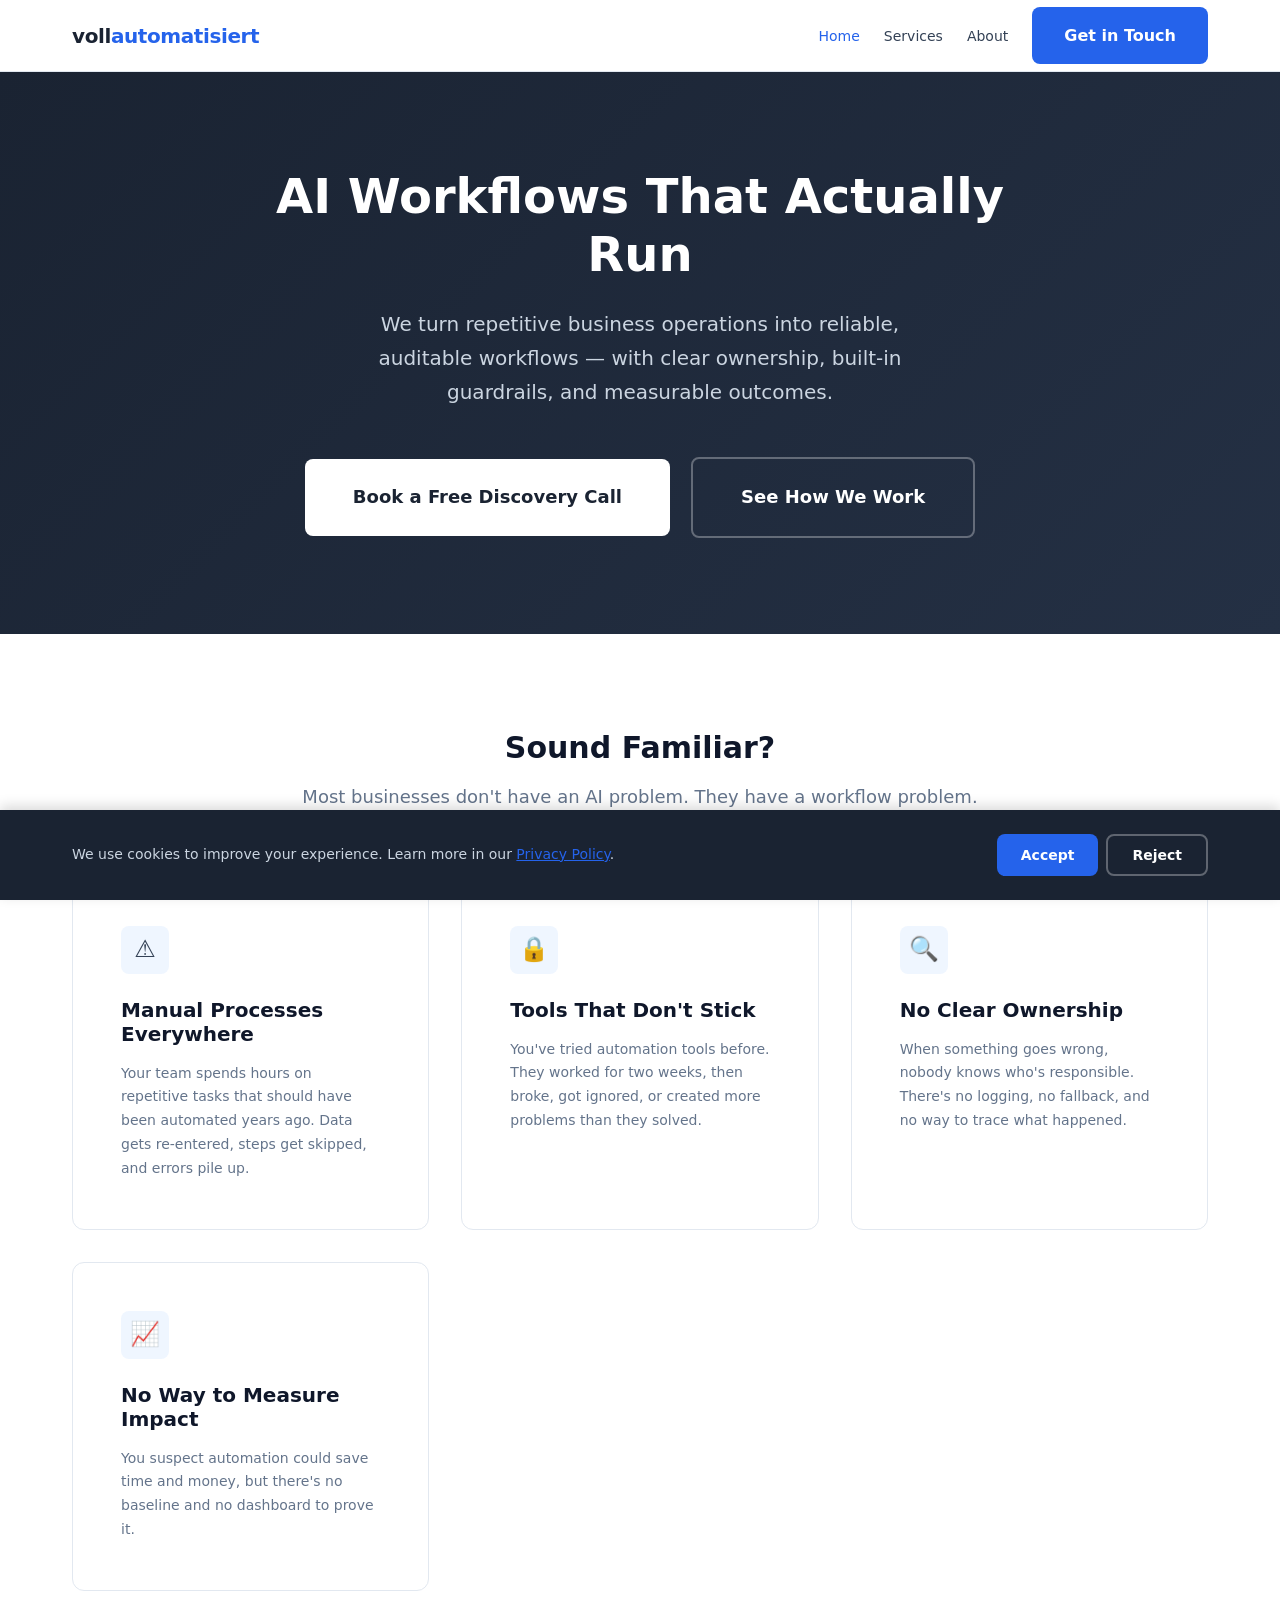
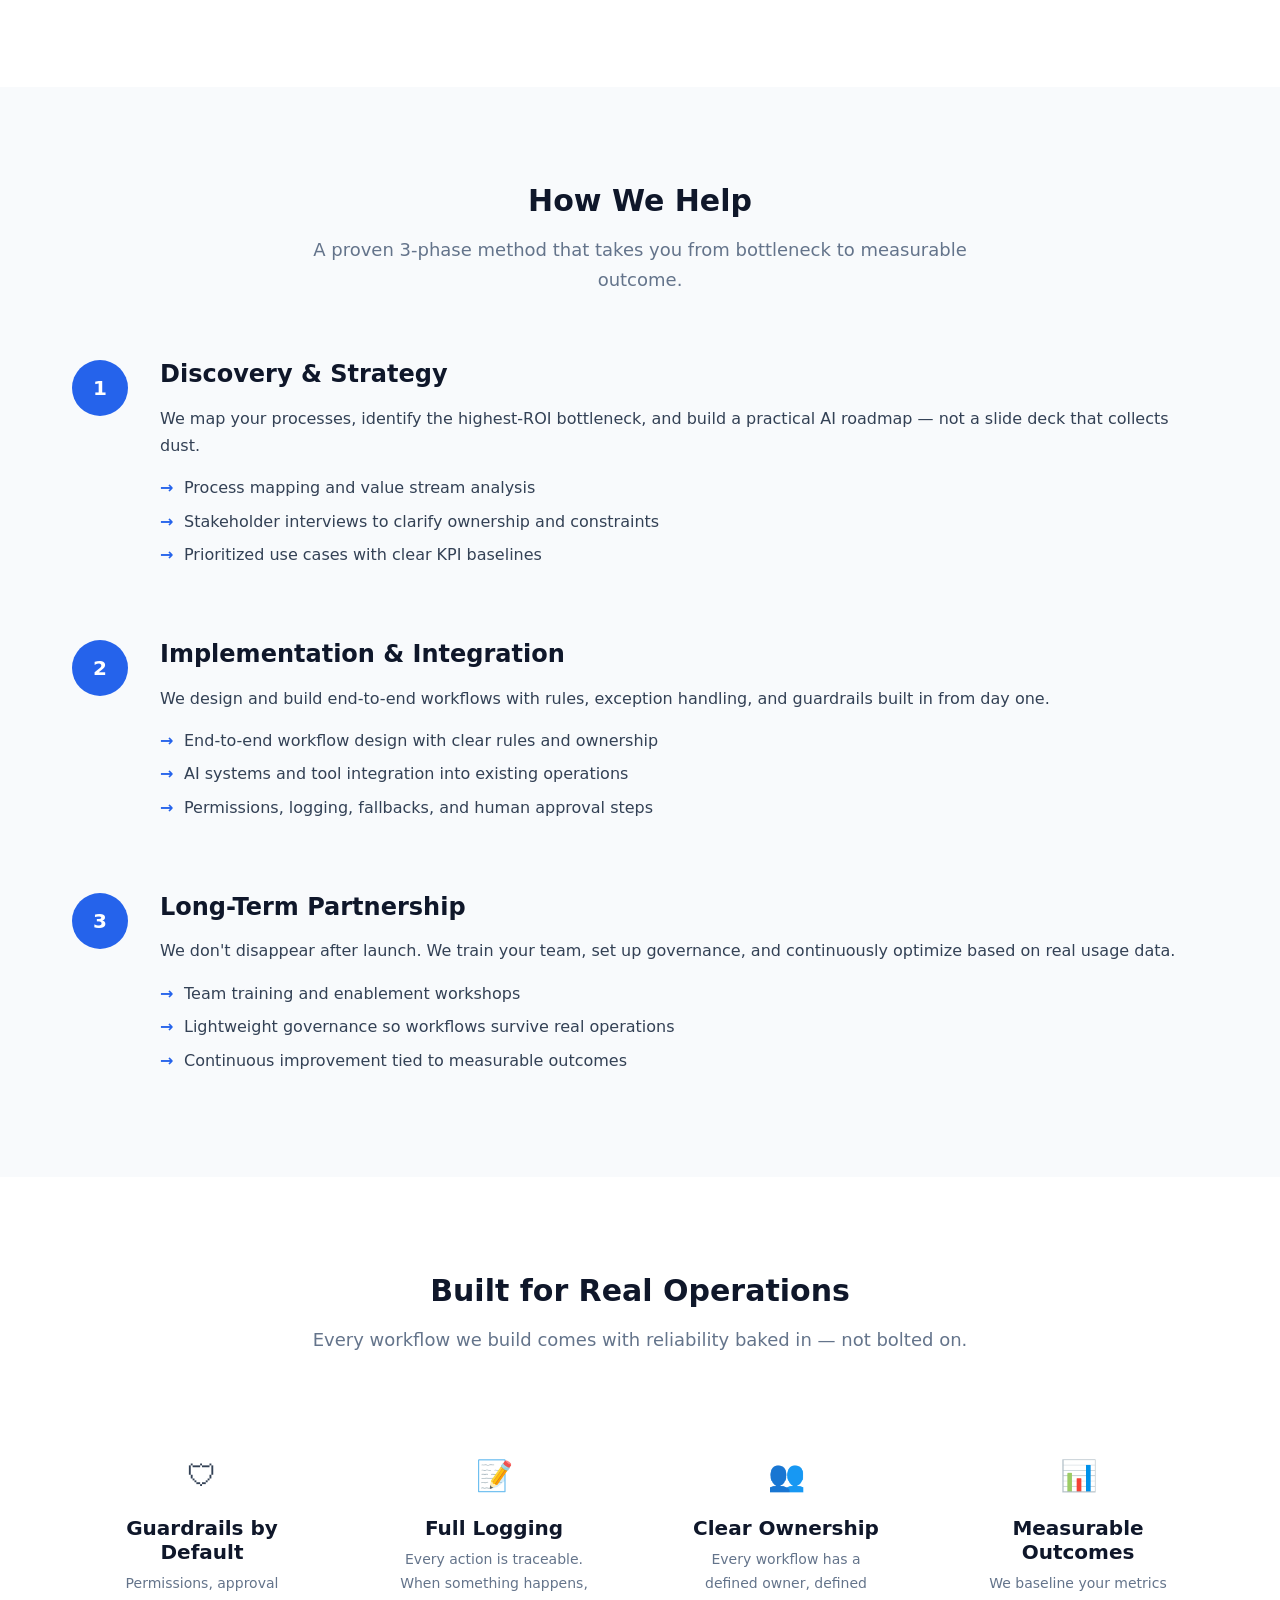
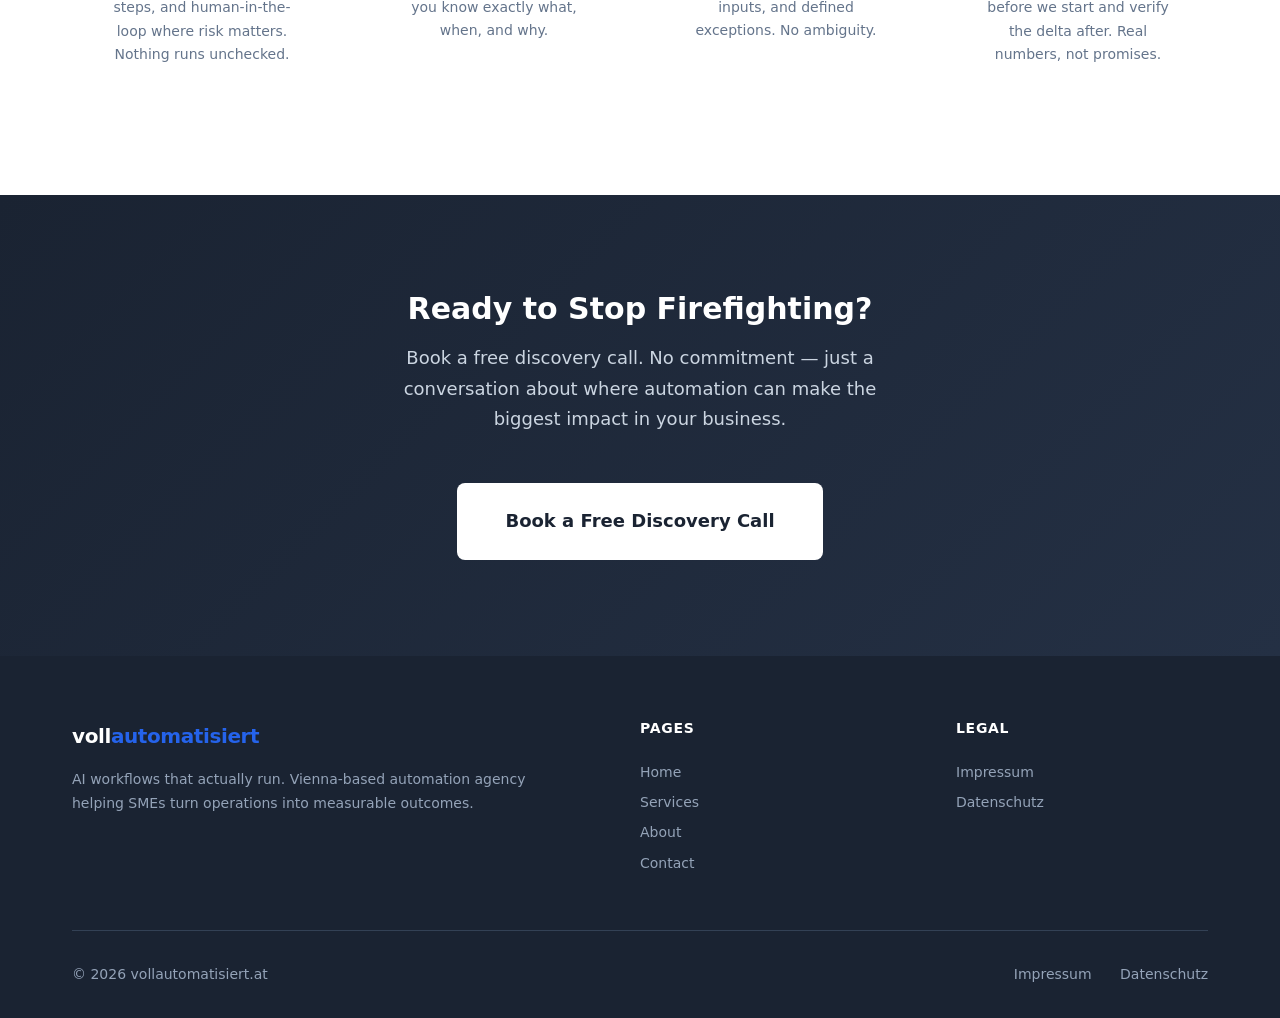
<file: index.html>
<!DOCTYPE html>
<html lang="en">
<head>
  <meta charset="UTF-8">
  <meta name="viewport" content="width=device-width, initial-scale=1.0">
  <title>vollautomatisiert — AI Workflows That Actually Run</title>
  <meta name="description" content="We turn repetitive business operations into reliable AI workflows with clear ownership, guardrails, and measurable outcomes. Vienna-based AI automation agency for SMEs.">
  <meta property="og:title" content="vollautomatisiert — AI Workflows That Actually Run">
  <meta property="og:description" content="We turn repetitive business operations into reliable AI workflows with clear ownership, guardrails, and measurable outcomes.">
  <meta property="og:type" content="website">
  <meta property="og:url" content="https://vollautomatisiert.at">
  <link rel="stylesheet" href="css/reset.css">
  <link rel="stylesheet" href="css/style.css">
</head>
<body>

  <!-- Header -->
  <header class="header">
    <div class="container">
      <a href="index.html" class="logo">voll<span>automatisiert</span></a>
      <input type="checkbox" id="nav-toggle" class="nav__toggle" aria-label="Toggle navigation">
      <label for="nav-toggle" class="nav__toggle-label"><span></span></label>
      <nav class="nav">
        <ul class="nav__list">
          <li><a href="index.html" class="nav__link nav__link--active">Home</a></li>
          <li><a href="services.html" class="nav__link">Services</a></li>
          <li><a href="about.html" class="nav__link">About</a></li>
          <li><a href="contact.html" class="nav__link btn btn--primary">Get in Touch</a></li>
        </ul>
      </nav>
    </div>
  </header>

  <!-- Hero -->
  <section class="hero">
    <div class="container">
      <h1>AI Workflows That Actually Run</h1>
      <p>We turn repetitive business operations into reliable, auditable workflows — with clear ownership, built-in guardrails, and measurable outcomes.</p>
      <div>
        <a href="contact.html" class="btn btn--white btn--lg">Book a Free Discovery Call</a>
        <a href="services.html" class="btn btn--outline btn--lg" style="border-color: rgba(255,255,255,0.3); color: #fff;">See How We Work</a>
      </div>
    </div>
  </section>

  <!-- Problem Section -->
  <section class="section">
    <div class="container">
      <div class="section__header">
        <h2>Sound Familiar?</h2>
        <p>Most businesses don't have an AI problem. They have a workflow problem.</p>
      </div>
      <div class="card-grid">
        <div class="card">
          <div class="card__icon">&#9888;</div>
          <h3>Manual Processes Everywhere</h3>
          <p>Your team spends hours on repetitive tasks that should have been automated years ago. Data gets re-entered, steps get skipped, and errors pile up.</p>
        </div>
        <div class="card">
          <div class="card__icon">&#128274;</div>
          <h3>Tools That Don't Stick</h3>
          <p>You've tried automation tools before. They worked for two weeks, then broke, got ignored, or created more problems than they solved.</p>
        </div>
        <div class="card">
          <div class="card__icon">&#128269;</div>
          <h3>No Clear Ownership</h3>
          <p>When something goes wrong, nobody knows who's responsible. There's no logging, no fallback, and no way to trace what happened.</p>
        </div>
        <div class="card">
          <div class="card__icon">&#128200;</div>
          <h3>No Way to Measure Impact</h3>
          <p>You suspect automation could save time and money, but there's no baseline and no dashboard to prove it.</p>
        </div>
      </div>
    </div>
  </section>

  <!-- How We Help -->
  <section class="section section--alt">
    <div class="container">
      <div class="section__header">
        <h2>How We Help</h2>
        <p>A proven 3-phase method that takes you from bottleneck to measurable outcome.</p>
      </div>
      <div class="phase">
        <div class="phase__number">1</div>
        <div class="phase__content">
          <h3>Discovery &amp; Strategy</h3>
          <p>We map your processes, identify the highest-ROI bottleneck, and build a practical AI roadmap — not a slide deck that collects dust.</p>
          <ul class="phase__list">
            <li>Process mapping and value stream analysis</li>
            <li>Stakeholder interviews to clarify ownership and constraints</li>
            <li>Prioritized use cases with clear KPI baselines</li>
          </ul>
        </div>
      </div>
      <div class="phase">
        <div class="phase__number">2</div>
        <div class="phase__content">
          <h3>Implementation &amp; Integration</h3>
          <p>We design and build end-to-end workflows with rules, exception handling, and guardrails built in from day one.</p>
          <ul class="phase__list">
            <li>End-to-end workflow design with clear rules and ownership</li>
            <li>AI systems and tool integration into existing operations</li>
            <li>Permissions, logging, fallbacks, and human approval steps</li>
          </ul>
        </div>
      </div>
      <div class="phase">
        <div class="phase__number">3</div>
        <div class="phase__content">
          <h3>Long-Term Partnership</h3>
          <p>We don't disappear after launch. We train your team, set up governance, and continuously optimize based on real usage data.</p>
          <ul class="phase__list">
            <li>Team training and enablement workshops</li>
            <li>Lightweight governance so workflows survive real operations</li>
            <li>Continuous improvement tied to measurable outcomes</li>
          </ul>
        </div>
      </div>
    </div>
  </section>

  <!-- Trust Signals -->
  <section class="section">
    <div class="container">
      <div class="section__header">
        <h2>Built for Real Operations</h2>
        <p>Every workflow we build comes with reliability baked in — not bolted on.</p>
      </div>
      <div class="trust-grid">
        <div class="trust-item">
          <div class="trust-item__icon">&#128737;</div>
          <h4>Guardrails by Default</h4>
          <p>Permissions, approval steps, and human-in-the-loop where risk matters. Nothing runs unchecked.</p>
        </div>
        <div class="trust-item">
          <div class="trust-item__icon">&#128221;</div>
          <h4>Full Logging</h4>
          <p>Every action is traceable. When something happens, you know exactly what, when, and why.</p>
        </div>
        <div class="trust-item">
          <div class="trust-item__icon">&#128101;</div>
          <h4>Clear Ownership</h4>
          <p>Every workflow has a defined owner, defined inputs, and defined exceptions. No ambiguity.</p>
        </div>
        <div class="trust-item">
          <div class="trust-item__icon">&#128202;</div>
          <h4>Measurable Outcomes</h4>
          <p>We baseline your metrics before we start and verify the delta after. Real numbers, not promises.</p>
        </div>
      </div>
    </div>
  </section>

  <!-- CTA -->
  <section class="cta">
    <div class="container">
      <h2>Ready to Stop Firefighting?</h2>
      <p>Book a free discovery call. No commitment — just a conversation about where automation can make the biggest impact in your business.</p>
      <a href="contact.html" class="btn btn--white btn--lg">Book a Free Discovery Call</a>
    </div>
  </section>

  <!-- Footer -->
  <footer class="footer">
    <div class="container">
      <div class="footer__grid">
        <div class="footer__brand">
          <a href="index.html" class="logo">voll<span>automatisiert</span></a>
          <p>AI workflows that actually run. Vienna-based automation agency helping SMEs turn operations into measurable outcomes.</p>
        </div>
        <div class="footer__nav">
          <h4>Pages</h4>
          <a href="index.html">Home</a>
          <a href="services.html">Services</a>
          <a href="about.html">About</a>
          <a href="contact.html">Contact</a>
        </div>
        <div class="footer__nav">
          <h4>Legal</h4>
          <a href="impressum.html">Impressum</a>
          <a href="datenschutz.html">Datenschutz</a>
        </div>
      </div>
      <div class="footer__bottom">
        <span>&copy; 2026 vollautomatisiert.at</span>
        <div class="footer__legal">
          <a href="impressum.html">Impressum</a>
          <a href="datenschutz.html">Datenschutz</a>
        </div>
      </div>
    </div>
  </footer>

  <script src="js/cookie-consent.js" defer></script>
</body>
</html>
</file>
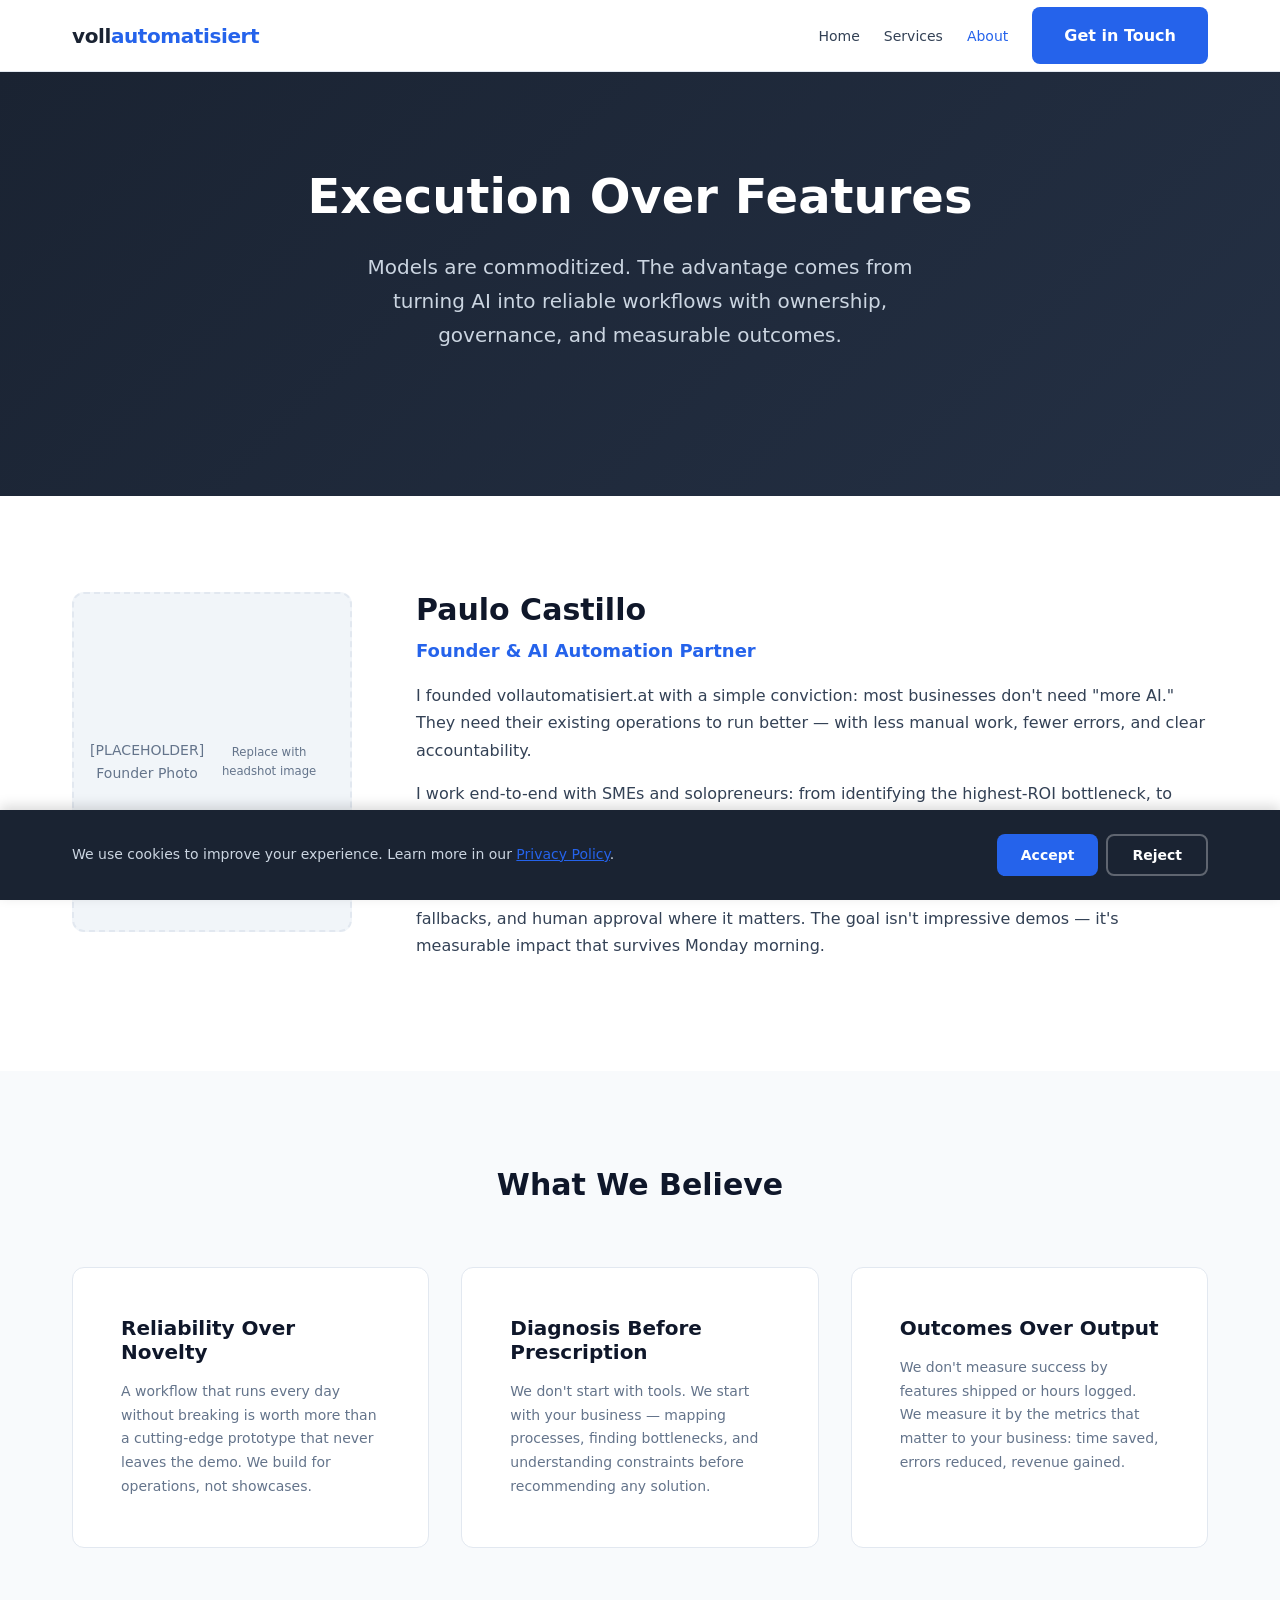
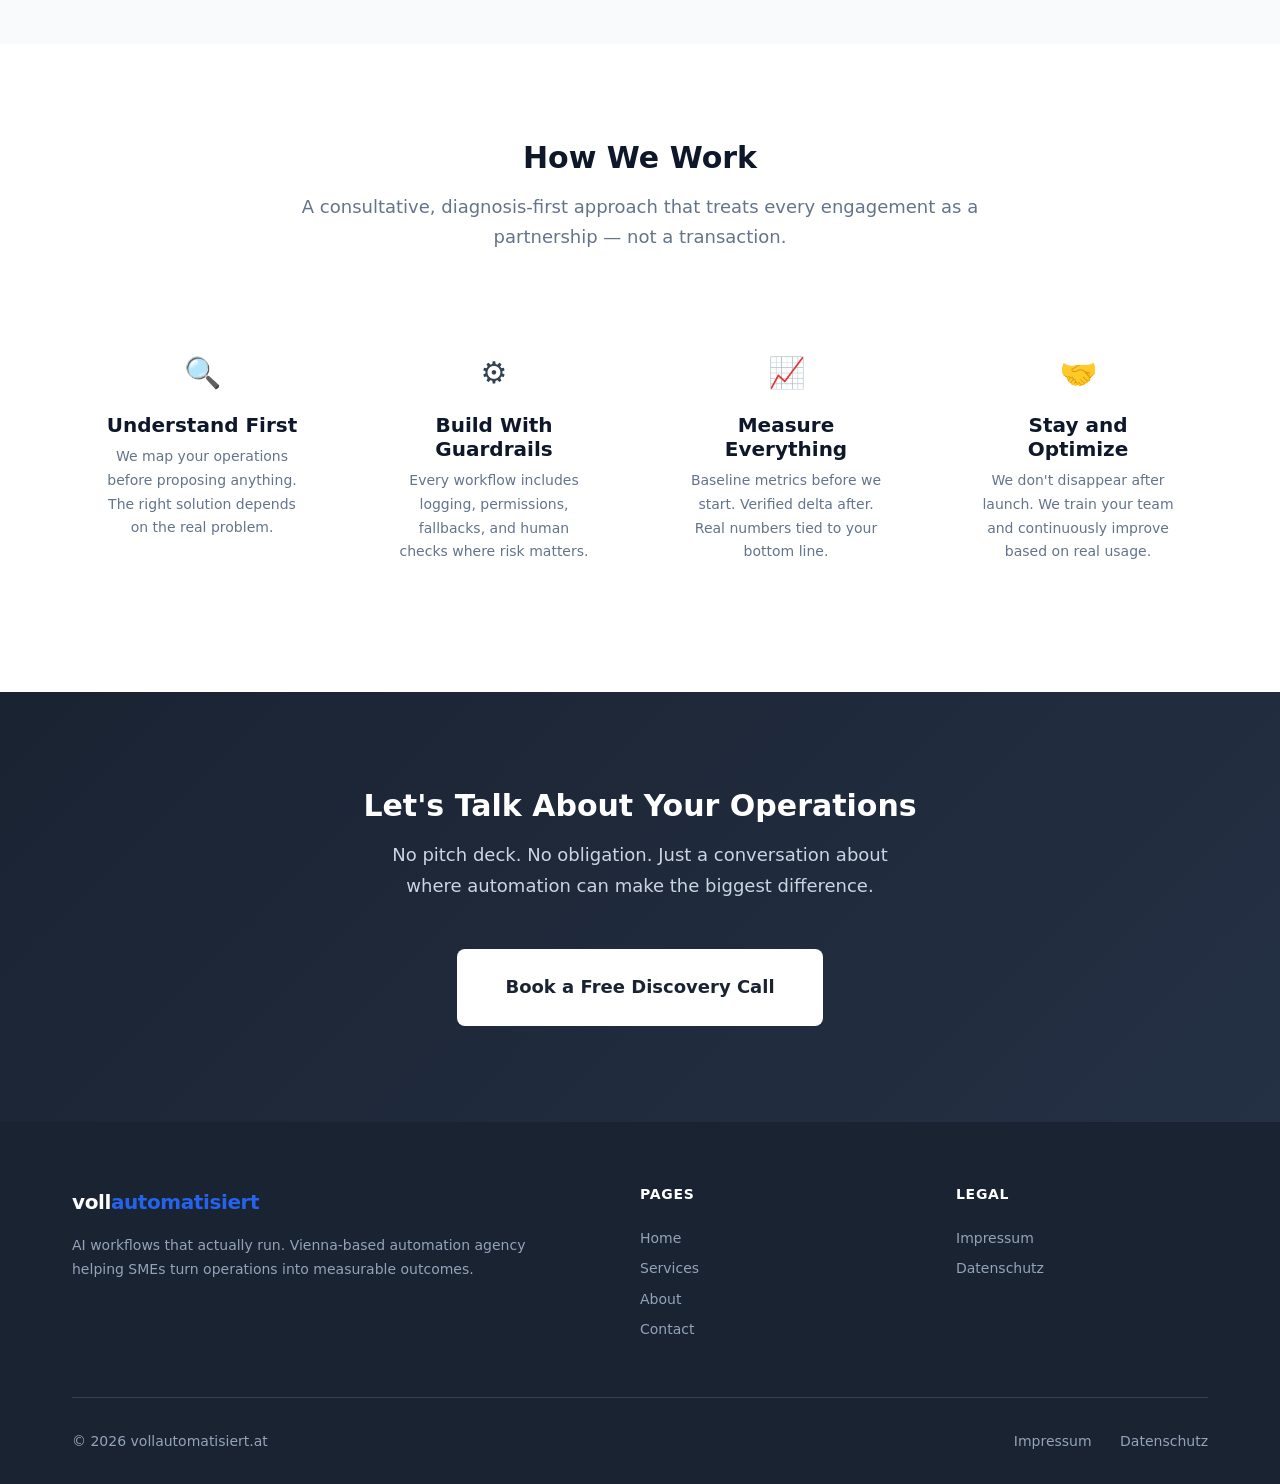
<file: about.html>
<!DOCTYPE html>
<html lang="en">
<head>
  <meta charset="UTF-8">
  <meta name="viewport" content="width=device-width, initial-scale=1.0">
  <title>About — vollautomatisiert</title>
  <meta name="description" content="Meet Paulo Castillo, founder of vollautomatisiert.at. We believe AI advantage comes not from models, but from turning them into reliable workflows with ownership and measurable outcomes.">
  <meta property="og:title" content="About — vollautomatisiert">
  <meta property="og:description" content="We believe AI advantage comes not from models, but from turning them into reliable workflows with ownership and measurable outcomes.">
  <link rel="stylesheet" href="css/reset.css">
  <link rel="stylesheet" href="css/style.css">
</head>
<body>

  <!-- Header -->
  <header class="header">
    <div class="container">
      <a href="index.html" class="logo">voll<span>automatisiert</span></a>
      <input type="checkbox" id="nav-toggle" class="nav__toggle" aria-label="Toggle navigation">
      <label for="nav-toggle" class="nav__toggle-label"><span></span></label>
      <nav class="nav">
        <ul class="nav__list">
          <li><a href="index.html" class="nav__link">Home</a></li>
          <li><a href="services.html" class="nav__link">Services</a></li>
          <li><a href="about.html" class="nav__link nav__link--active">About</a></li>
          <li><a href="contact.html" class="nav__link btn btn--primary">Get in Touch</a></li>
        </ul>
      </nav>
    </div>
  </header>

  <!-- Page Hero -->
  <section class="hero">
    <div class="container">
      <h1>Execution Over Features</h1>
      <p>Models are commoditized. The advantage comes from turning AI into reliable workflows with ownership, governance, and measurable outcomes.</p>
    </div>
  </section>

  <!-- Founder -->
  <section class="section">
    <div class="container">
      <div class="founder">
        <div class="founder__image-placeholder">
          [PLACEHOLDER]<br>Founder Photo<br><small>Replace with headshot image</small>
        </div>
        <div class="founder__content">
          <h2>Paulo Castillo</h2>
          <p class="founder__role">Founder &amp; AI Automation Partner</p>
          <p>I founded vollautomatisiert.at with a simple conviction: most businesses don't need "more AI." They need their existing operations to run better — with less manual work, fewer errors, and clear accountability.</p>
          <p>I work end-to-end with SMEs and solopreneurs: from identifying the highest-ROI bottleneck, to designing and building the automation, to embedding it into real daily operations with the guardrails that make it stick.</p>
          <p>My focus is practical, not theoretical. Every workflow I build has defined ownership, logging, fallbacks, and human approval where it matters. The goal isn't impressive demos — it's measurable impact that survives Monday morning.</p>
        </div>
      </div>
    </div>
  </section>

  <!-- Mission -->
  <section class="section section--alt">
    <div class="container">
      <div class="section__header">
        <h2>What We Believe</h2>
      </div>
      <div class="card-grid">
        <div class="card">
          <h3>Reliability Over Novelty</h3>
          <p>A workflow that runs every day without breaking is worth more than a cutting-edge prototype that never leaves the demo. We build for operations, not showcases.</p>
        </div>
        <div class="card">
          <h3>Diagnosis Before Prescription</h3>
          <p>We don't start with tools. We start with your business — mapping processes, finding bottlenecks, and understanding constraints before recommending any solution.</p>
        </div>
        <div class="card">
          <h3>Outcomes Over Output</h3>
          <p>We don't measure success by features shipped or hours logged. We measure it by the metrics that matter to your business: time saved, errors reduced, revenue gained.</p>
        </div>
      </div>
    </div>
  </section>

  <!-- How We Work -->
  <section class="section">
    <div class="container">
      <div class="section__header">
        <h2>How We Work</h2>
        <p>A consultative, diagnosis-first approach that treats every engagement as a partnership — not a transaction.</p>
      </div>
      <div class="trust-grid">
        <div class="trust-item">
          <div class="trust-item__icon">&#128269;</div>
          <h4>Understand First</h4>
          <p>We map your operations before proposing anything. The right solution depends on the real problem.</p>
        </div>
        <div class="trust-item">
          <div class="trust-item__icon">&#9881;</div>
          <h4>Build With Guardrails</h4>
          <p>Every workflow includes logging, permissions, fallbacks, and human checks where risk matters.</p>
        </div>
        <div class="trust-item">
          <div class="trust-item__icon">&#128200;</div>
          <h4>Measure Everything</h4>
          <p>Baseline metrics before we start. Verified delta after. Real numbers tied to your bottom line.</p>
        </div>
        <div class="trust-item">
          <div class="trust-item__icon">&#129309;</div>
          <h4>Stay and Optimize</h4>
          <p>We don't disappear after launch. We train your team and continuously improve based on real usage.</p>
        </div>
      </div>
    </div>
  </section>

  <!-- CTA -->
  <section class="cta">
    <div class="container">
      <h2>Let's Talk About Your Operations</h2>
      <p>No pitch deck. No obligation. Just a conversation about where automation can make the biggest difference.</p>
      <a href="contact.html" class="btn btn--white btn--lg">Book a Free Discovery Call</a>
    </div>
  </section>

  <!-- Footer -->
  <footer class="footer">
    <div class="container">
      <div class="footer__grid">
        <div class="footer__brand">
          <a href="index.html" class="logo">voll<span>automatisiert</span></a>
          <p>AI workflows that actually run. Vienna-based automation agency helping SMEs turn operations into measurable outcomes.</p>
        </div>
        <div class="footer__nav">
          <h4>Pages</h4>
          <a href="index.html">Home</a>
          <a href="services.html">Services</a>
          <a href="about.html">About</a>
          <a href="contact.html">Contact</a>
        </div>
        <div class="footer__nav">
          <h4>Legal</h4>
          <a href="impressum.html">Impressum</a>
          <a href="datenschutz.html">Datenschutz</a>
        </div>
      </div>
      <div class="footer__bottom">
        <span>&copy; 2026 vollautomatisiert.at</span>
        <div class="footer__legal">
          <a href="impressum.html">Impressum</a>
          <a href="datenschutz.html">Datenschutz</a>
        </div>
      </div>
    </div>
  </footer>

  <script src="js/cookie-consent.js" defer></script>
</body>
</html>
</file>
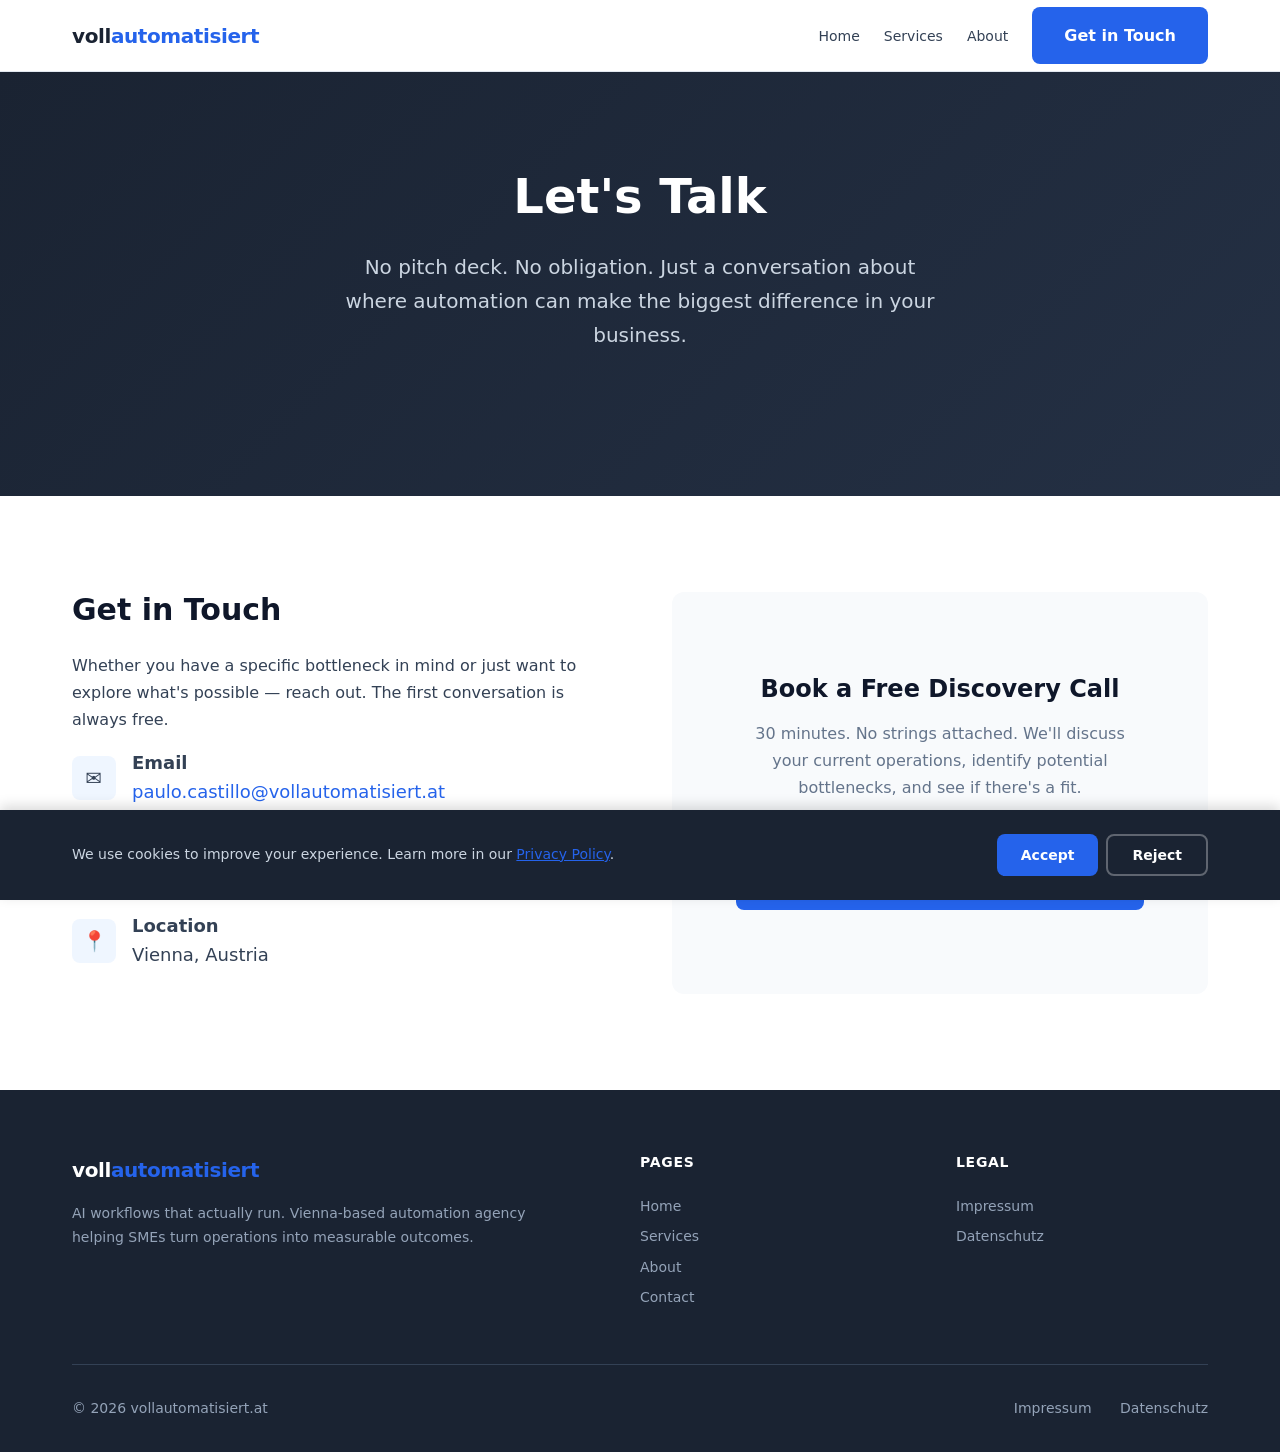
<file: contact.html>
<!DOCTYPE html>
<html lang="en">
<head>
  <meta charset="UTF-8">
  <meta name="viewport" content="width=device-width, initial-scale=1.0">
  <title>Contact — vollautomatisiert</title>
  <meta name="description" content="Book a free discovery call with vollautomatisiert.at. No commitment — just a conversation about where AI automation can make the biggest impact in your business.">
  <meta property="og:title" content="Contact — vollautomatisiert">
  <meta property="og:description" content="Book a free discovery call. No commitment — just a conversation about where automation can help.">
  <link rel="stylesheet" href="css/reset.css">
  <link rel="stylesheet" href="css/style.css">
</head>
<body>

  <!-- Header -->
  <header class="header">
    <div class="container">
      <a href="index.html" class="logo">voll<span>automatisiert</span></a>
      <input type="checkbox" id="nav-toggle" class="nav__toggle" aria-label="Toggle navigation">
      <label for="nav-toggle" class="nav__toggle-label"><span></span></label>
      <nav class="nav">
        <ul class="nav__list">
          <li><a href="index.html" class="nav__link">Home</a></li>
          <li><a href="services.html" class="nav__link">Services</a></li>
          <li><a href="about.html" class="nav__link">About</a></li>
          <li><a href="contact.html" class="nav__link nav__link--active btn btn--primary">Get in Touch</a></li>
        </ul>
      </nav>
    </div>
  </header>

  <!-- Page Hero -->
  <section class="hero">
    <div class="container">
      <h1>Let's Talk</h1>
      <p>No pitch deck. No obligation. Just a conversation about where automation can make the biggest difference in your business.</p>
    </div>
  </section>

  <!-- Contact Details -->
  <section class="section">
    <div class="container">
      <div class="contact-grid">
        <div class="contact-info">
          <h2>Get in Touch</h2>
          <p>Whether you have a specific bottleneck in mind or just want to explore what's possible — reach out. The first conversation is always free.</p>

          <div class="contact-detail">
            <div class="contact-detail__icon">&#9993;</div>
            <div>
              <strong>Email</strong><br>
              <a href="mailto:paulo.castillo@vollautomatisiert.at">paulo.castillo@vollautomatisiert.at</a>
            </div>
          </div>

          <div class="contact-detail">
            <div class="contact-detail__icon">&#128222;</div>
            <div>
              <strong>Phone</strong><br>
              <a href="tel:+436641472798">+43 664 147 2798</a>
            </div>
          </div>

          <div class="contact-detail">
            <div class="contact-detail__icon">&#128205;</div>
            <div>
              <strong>Location</strong><br>
              Vienna, Austria
            </div>
          </div>
        </div>

        <div class="contact-cta">
          <h3>Book a Free Discovery Call</h3>
          <p>30 minutes. No strings attached. We'll discuss your current operations, identify potential bottlenecks, and see if there's a fit.</p>
          <a href="mailto:paulo.castillo@vollautomatisiert.at" class="btn btn--primary btn--lg">Send an Email</a>
        </div>
      </div>
    </div>
  </section>

  <!-- Footer -->
  <footer class="footer">
    <div class="container">
      <div class="footer__grid">
        <div class="footer__brand">
          <a href="index.html" class="logo">voll<span>automatisiert</span></a>
          <p>AI workflows that actually run. Vienna-based automation agency helping SMEs turn operations into measurable outcomes.</p>
        </div>
        <div class="footer__nav">
          <h4>Pages</h4>
          <a href="index.html">Home</a>
          <a href="services.html">Services</a>
          <a href="about.html">About</a>
          <a href="contact.html">Contact</a>
        </div>
        <div class="footer__nav">
          <h4>Legal</h4>
          <a href="impressum.html">Impressum</a>
          <a href="datenschutz.html">Datenschutz</a>
        </div>
      </div>
      <div class="footer__bottom">
        <span>&copy; 2026 vollautomatisiert.at</span>
        <div class="footer__legal">
          <a href="impressum.html">Impressum</a>
          <a href="datenschutz.html">Datenschutz</a>
        </div>
      </div>
    </div>
  </footer>

  <script src="js/cookie-consent.js" defer></script>
</body>
</html>
</file>
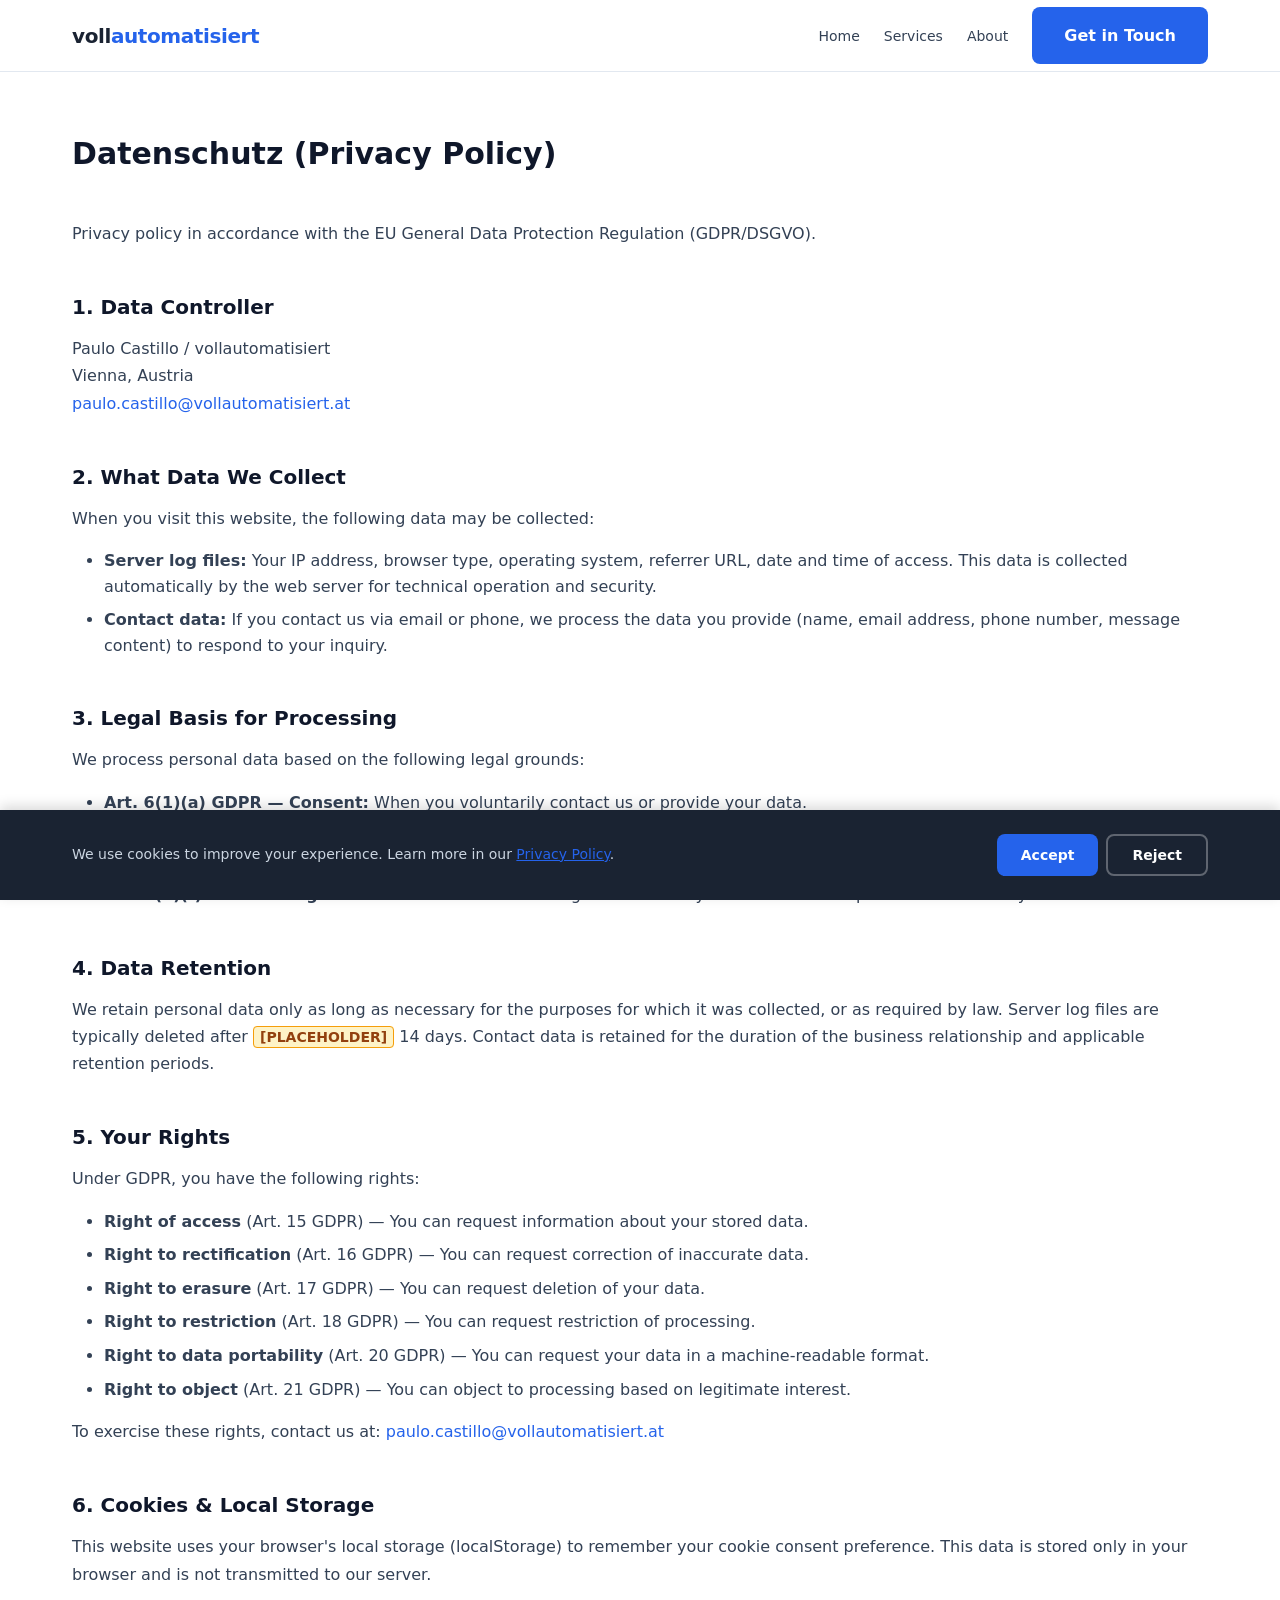
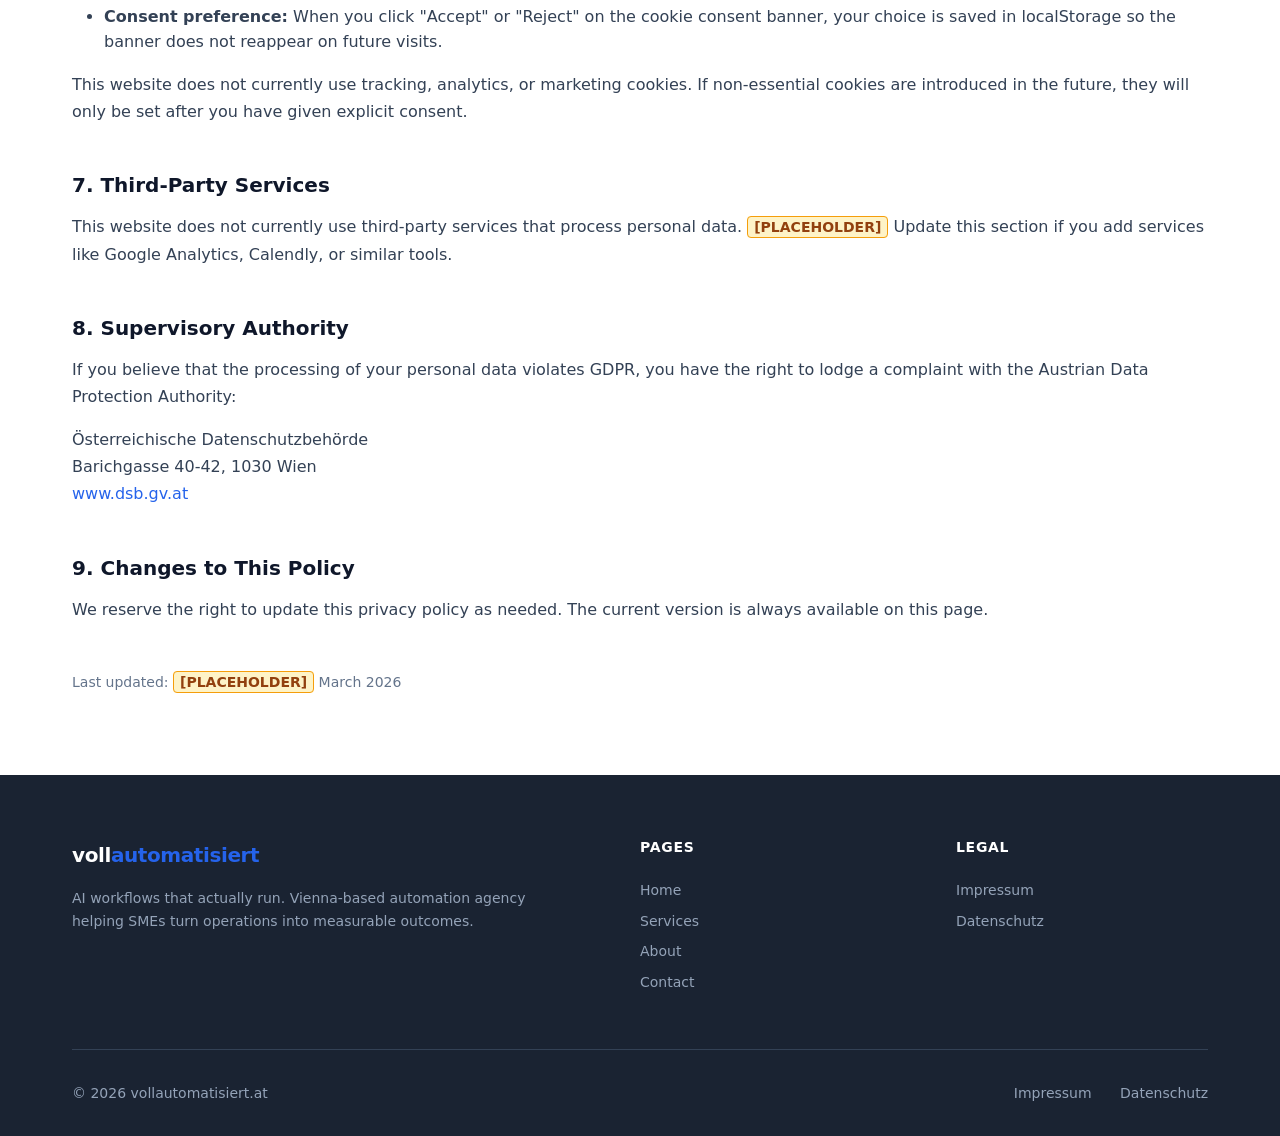
<file: datenschutz.html>
<!DOCTYPE html>
<html lang="en">
<head>
  <meta charset="UTF-8">
  <meta name="viewport" content="width=device-width, initial-scale=1.0">
  <title>Datenschutz (Privacy Policy) — vollautomatisiert</title>
  <meta name="robots" content="noindex">
  <link rel="stylesheet" href="css/reset.css">
  <link rel="stylesheet" href="css/style.css">
</head>
<body>

  <!-- Header -->
  <header class="header">
    <div class="container">
      <a href="index.html" class="logo">voll<span>automatisiert</span></a>
      <input type="checkbox" id="nav-toggle" class="nav__toggle" aria-label="Toggle navigation">
      <label for="nav-toggle" class="nav__toggle-label"><span></span></label>
      <nav class="nav">
        <ul class="nav__list">
          <li><a href="index.html" class="nav__link">Home</a></li>
          <li><a href="services.html" class="nav__link">Services</a></li>
          <li><a href="about.html" class="nav__link">About</a></li>
          <li><a href="contact.html" class="nav__link btn btn--primary">Get in Touch</a></li>
        </ul>
      </nav>
    </div>
  </header>

  <!-- Privacy Policy Content -->
  <section class="legal">
    <div class="container">
      <h1>Datenschutz (Privacy Policy)</h1>
      <p>Privacy policy in accordance with the EU General Data Protection Regulation (GDPR/DSGVO).</p>

      <h2>1. Data Controller</h2>
      <p>
        Paulo Castillo / vollautomatisiert<br>
        Vienna, Austria<br>
        <a href="mailto:paulo.castillo@vollautomatisiert.at" style="color: var(--color-accent);">paulo.castillo@vollautomatisiert.at</a>
      </p>

      <h2>2. What Data We Collect</h2>
      <p>When you visit this website, the following data may be collected:</p>
      <ul>
        <li><strong>Server log files:</strong> Your IP address, browser type, operating system, referrer URL, date and time of access. This data is collected automatically by the web server for technical operation and security.</li>
        <li><strong>Contact data:</strong> If you contact us via email or phone, we process the data you provide (name, email address, phone number, message content) to respond to your inquiry.</li>
      </ul>

      <h2>3. Legal Basis for Processing</h2>
      <p>We process personal data based on the following legal grounds:</p>
      <ul>
        <li><strong>Art. 6(1)(a) GDPR — Consent:</strong> When you voluntarily contact us or provide your data.</li>
        <li><strong>Art. 6(1)(b) GDPR — Contract performance:</strong> When processing is necessary for the performance of a contract or pre-contractual measures.</li>
        <li><strong>Art. 6(1)(f) GDPR — Legitimate interest:</strong> For server log files necessary for the technical operation and security of the website.</li>
      </ul>

      <h2>4. Data Retention</h2>
      <p>We retain personal data only as long as necessary for the purposes for which it was collected, or as required by law. Server log files are typically deleted after <span class="placeholder-marker">[PLACEHOLDER]</span> 14 days. Contact data is retained for the duration of the business relationship and applicable retention periods.</p>

      <h2>5. Your Rights</h2>
      <p>Under GDPR, you have the following rights:</p>
      <ul>
        <li><strong>Right of access</strong> (Art. 15 GDPR) — You can request information about your stored data.</li>
        <li><strong>Right to rectification</strong> (Art. 16 GDPR) — You can request correction of inaccurate data.</li>
        <li><strong>Right to erasure</strong> (Art. 17 GDPR) — You can request deletion of your data.</li>
        <li><strong>Right to restriction</strong> (Art. 18 GDPR) — You can request restriction of processing.</li>
        <li><strong>Right to data portability</strong> (Art. 20 GDPR) — You can request your data in a machine-readable format.</li>
        <li><strong>Right to object</strong> (Art. 21 GDPR) — You can object to processing based on legitimate interest.</li>
      </ul>
      <p>To exercise these rights, contact us at: <a href="mailto:paulo.castillo@vollautomatisiert.at" style="color: var(--color-accent);">paulo.castillo@vollautomatisiert.at</a></p>

      <h2>6. Cookies &amp; Local Storage</h2>
      <p>This website uses your browser's local storage (localStorage) to remember your cookie consent preference. This data is stored only in your browser and is not transmitted to our server.</p>
      <ul>
        <li><strong>Consent preference:</strong> When you click "Accept" or "Reject" on the cookie consent banner, your choice is saved in localStorage so the banner does not reappear on future visits.</li>
      </ul>
      <p>This website does not currently use tracking, analytics, or marketing cookies. If non-essential cookies are introduced in the future, they will only be set after you have given explicit consent.</p>

      <h2>7. Third-Party Services</h2>
      <p>This website does not currently use third-party services that process personal data. <span class="placeholder-marker">[PLACEHOLDER]</span> Update this section if you add services like Google Analytics, Calendly, or similar tools.</p>

      <h2>8. Supervisory Authority</h2>
      <p>If you believe that the processing of your personal data violates GDPR, you have the right to lodge a complaint with the Austrian Data Protection Authority:</p>
      <p>
        Österreichische Datenschutzbehörde<br>
        Barichgasse 40-42, 1030 Wien<br>
        <a href="https://www.dsb.gv.at" style="color: var(--color-accent);">www.dsb.gv.at</a>
      </p>

      <h2>9. Changes to This Policy</h2>
      <p>We reserve the right to update this privacy policy as needed. The current version is always available on this page.</p>

      <p style="margin-top: var(--space-2xl); color: var(--color-text-light); font-size: var(--text-sm);">Last updated: <span class="placeholder-marker">[PLACEHOLDER]</span> March 2026</p>
    </div>
  </section>

  <!-- Footer -->
  <footer class="footer">
    <div class="container">
      <div class="footer__grid">
        <div class="footer__brand">
          <a href="index.html" class="logo">voll<span>automatisiert</span></a>
          <p>AI workflows that actually run. Vienna-based automation agency helping SMEs turn operations into measurable outcomes.</p>
        </div>
        <div class="footer__nav">
          <h4>Pages</h4>
          <a href="index.html">Home</a>
          <a href="services.html">Services</a>
          <a href="about.html">About</a>
          <a href="contact.html">Contact</a>
        </div>
        <div class="footer__nav">
          <h4>Legal</h4>
          <a href="impressum.html">Impressum</a>
          <a href="datenschutz.html">Datenschutz</a>
        </div>
      </div>
      <div class="footer__bottom">
        <span>&copy; 2026 vollautomatisiert.at</span>
        <div class="footer__legal">
          <a href="impressum.html">Impressum</a>
          <a href="datenschutz.html">Datenschutz</a>
        </div>
      </div>
    </div>
  </footer>

  <script src="js/cookie-consent.js" defer></script>
</body>
</html>
</file>
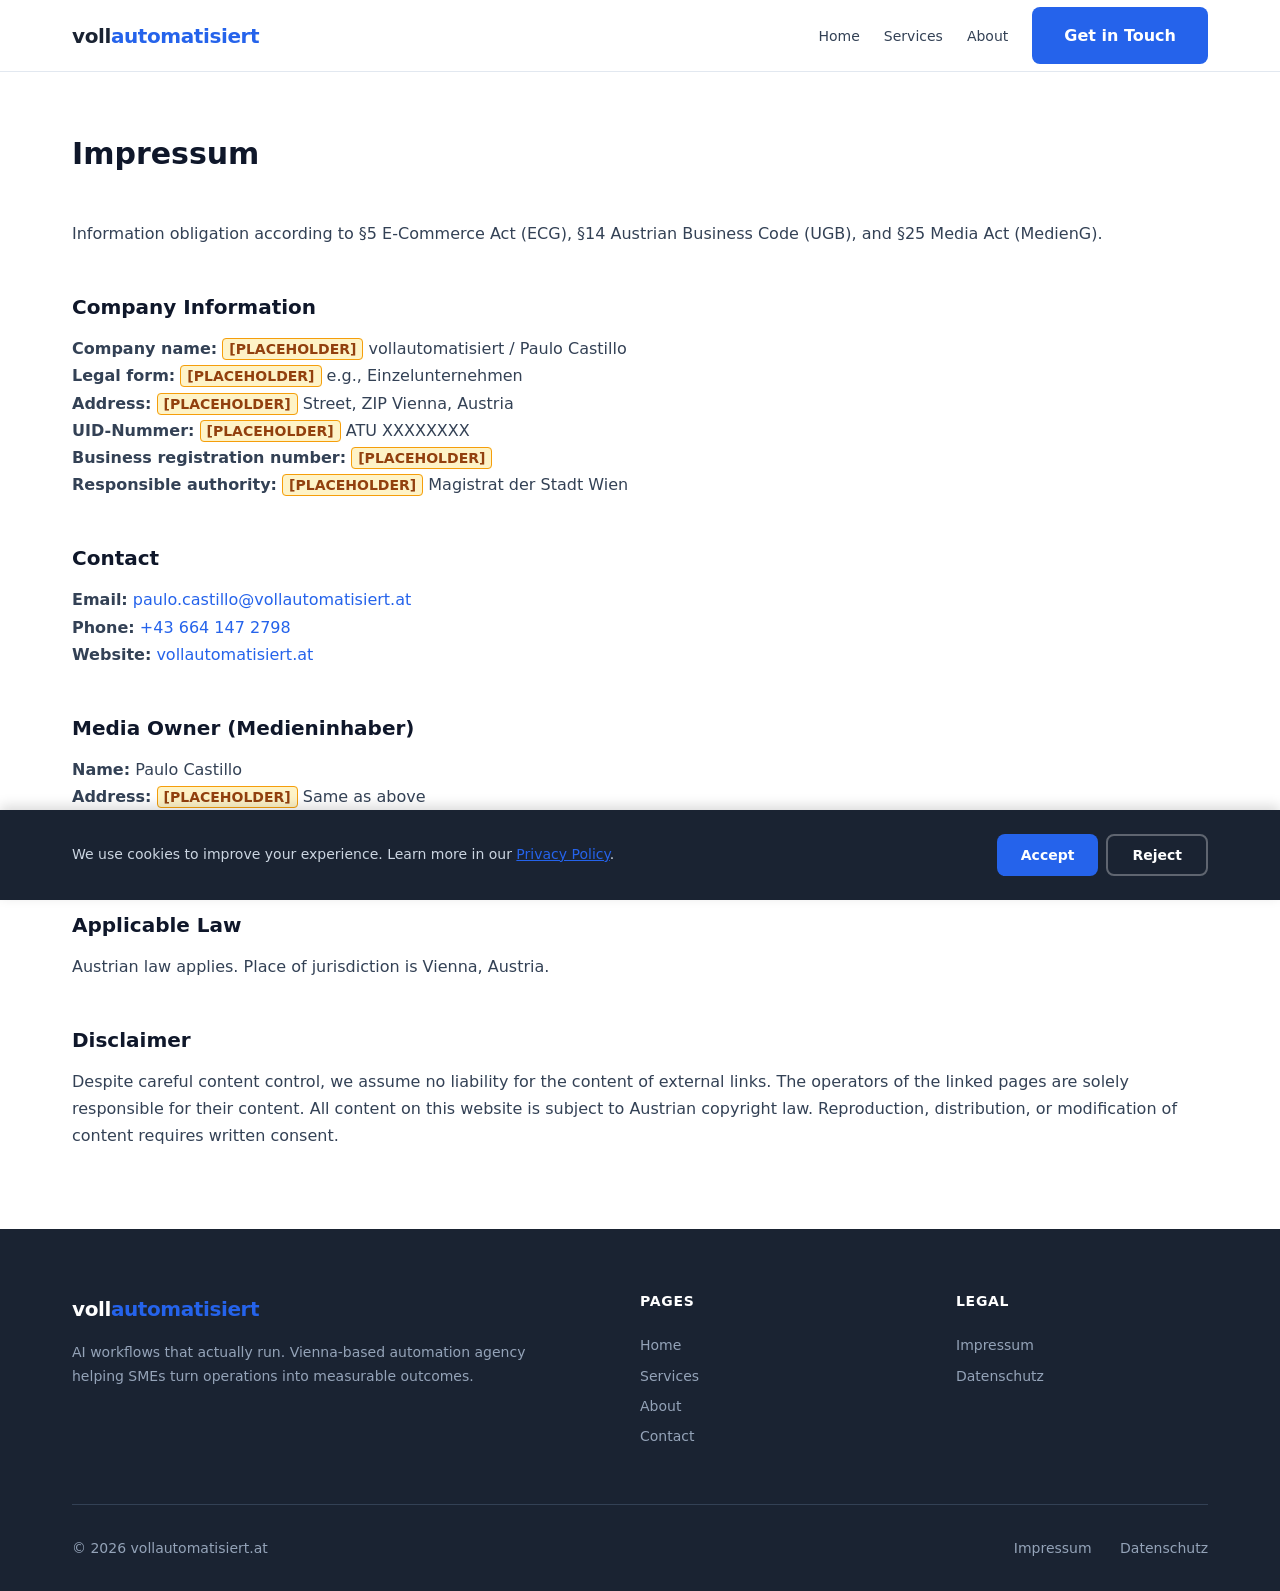
<file: impressum.html>
<!DOCTYPE html>
<html lang="en">
<head>
  <meta charset="UTF-8">
  <meta name="viewport" content="width=device-width, initial-scale=1.0">
  <title>Impressum — vollautomatisiert</title>
  <meta name="robots" content="noindex">
  <link rel="stylesheet" href="css/reset.css">
  <link rel="stylesheet" href="css/style.css">
</head>
<body>

  <!-- Header -->
  <header class="header">
    <div class="container">
      <a href="index.html" class="logo">voll<span>automatisiert</span></a>
      <input type="checkbox" id="nav-toggle" class="nav__toggle" aria-label="Toggle navigation">
      <label for="nav-toggle" class="nav__toggle-label"><span></span></label>
      <nav class="nav">
        <ul class="nav__list">
          <li><a href="index.html" class="nav__link">Home</a></li>
          <li><a href="services.html" class="nav__link">Services</a></li>
          <li><a href="about.html" class="nav__link">About</a></li>
          <li><a href="contact.html" class="nav__link btn btn--primary">Get in Touch</a></li>
        </ul>
      </nav>
    </div>
  </header>

  <!-- Impressum Content -->
  <section class="legal">
    <div class="container">
      <h1>Impressum</h1>
      <p>Information obligation according to &sect;5 E-Commerce Act (ECG), &sect;14 Austrian Business Code (UGB), and &sect;25 Media Act (MedienG).</p>

      <h2>Company Information</h2>
      <p>
        <strong>Company name:</strong> <span class="placeholder-marker">[PLACEHOLDER]</span> vollautomatisiert / Paulo Castillo<br>
        <strong>Legal form:</strong> <span class="placeholder-marker">[PLACEHOLDER]</span> e.g., Einzelunternehmen<br>
        <strong>Address:</strong> <span class="placeholder-marker">[PLACEHOLDER]</span> Street, ZIP Vienna, Austria<br>
        <strong>UID-Nummer:</strong> <span class="placeholder-marker">[PLACEHOLDER]</span> ATU XXXXXXXX<br>
        <strong>Business registration number:</strong> <span class="placeholder-marker">[PLACEHOLDER]</span><br>
        <strong>Responsible authority:</strong> <span class="placeholder-marker">[PLACEHOLDER]</span> Magistrat der Stadt Wien
      </p>

      <h2>Contact</h2>
      <p>
        <strong>Email:</strong> <a href="mailto:paulo.castillo@vollautomatisiert.at" style="color: var(--color-accent);">paulo.castillo@vollautomatisiert.at</a><br>
        <strong>Phone:</strong> <a href="tel:+436641472798" style="color: var(--color-accent);">+43 664 147 2798</a><br>
        <strong>Website:</strong> <a href="https://vollautomatisiert.at" style="color: var(--color-accent);">vollautomatisiert.at</a>
      </p>

      <h2>Media Owner (Medieninhaber)</h2>
      <p>
        <strong>Name:</strong> Paulo Castillo<br>
        <strong>Address:</strong> <span class="placeholder-marker">[PLACEHOLDER]</span> Same as above<br>
        <strong>Purpose of the website:</strong> Presentation of the company vollautomatisiert.at and its services in the area of AI automation consulting and implementation.
      </p>

      <h2>Applicable Law</h2>
      <p>Austrian law applies. Place of jurisdiction is Vienna, Austria.</p>

      <h2>Disclaimer</h2>
      <p>Despite careful content control, we assume no liability for the content of external links. The operators of the linked pages are solely responsible for their content. All content on this website is subject to Austrian copyright law. Reproduction, distribution, or modification of content requires written consent.</p>
    </div>
  </section>

  <!-- Footer -->
  <footer class="footer">
    <div class="container">
      <div class="footer__grid">
        <div class="footer__brand">
          <a href="index.html" class="logo">voll<span>automatisiert</span></a>
          <p>AI workflows that actually run. Vienna-based automation agency helping SMEs turn operations into measurable outcomes.</p>
        </div>
        <div class="footer__nav">
          <h4>Pages</h4>
          <a href="index.html">Home</a>
          <a href="services.html">Services</a>
          <a href="about.html">About</a>
          <a href="contact.html">Contact</a>
        </div>
        <div class="footer__nav">
          <h4>Legal</h4>
          <a href="impressum.html">Impressum</a>
          <a href="datenschutz.html">Datenschutz</a>
        </div>
      </div>
      <div class="footer__bottom">
        <span>&copy; 2026 vollautomatisiert.at</span>
        <div class="footer__legal">
          <a href="impressum.html">Impressum</a>
          <a href="datenschutz.html">Datenschutz</a>
        </div>
      </div>
    </div>
  </footer>

  <script src="js/cookie-consent.js" defer></script>
</body>
</html>
</file>
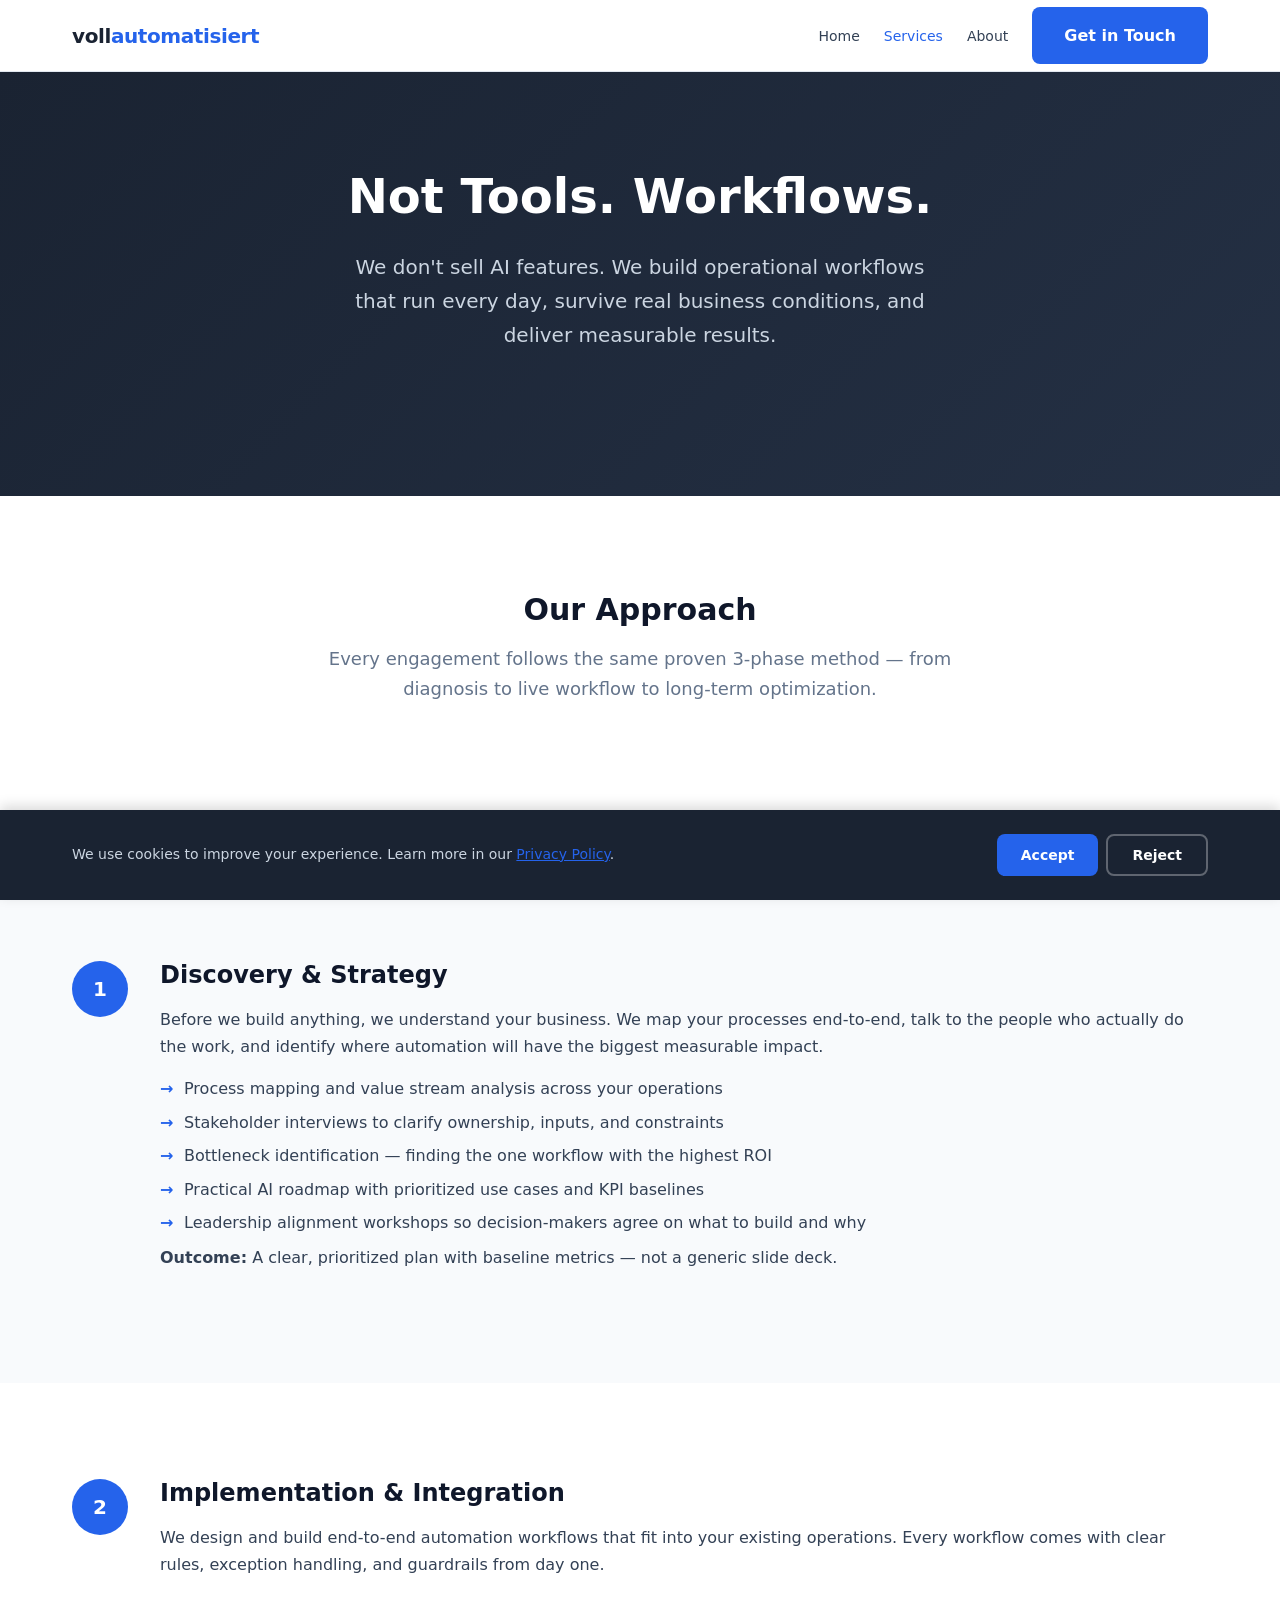
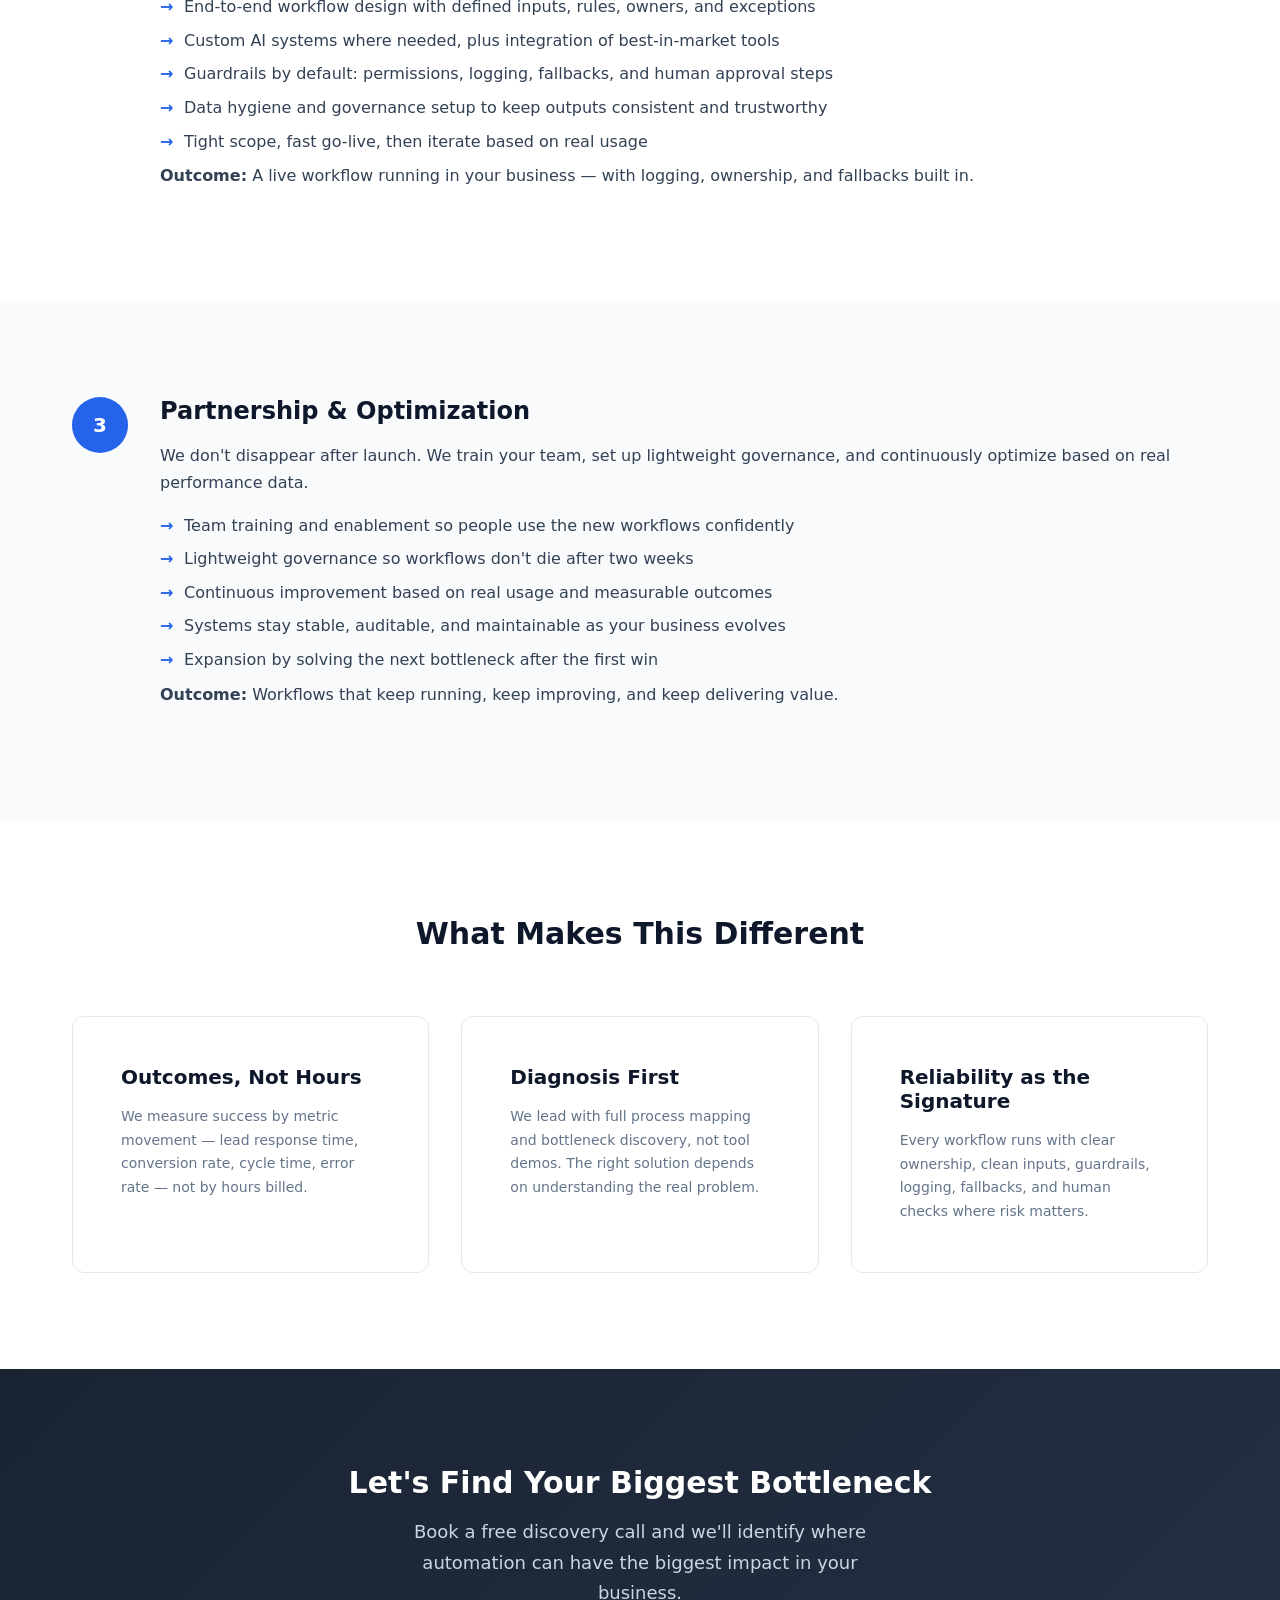
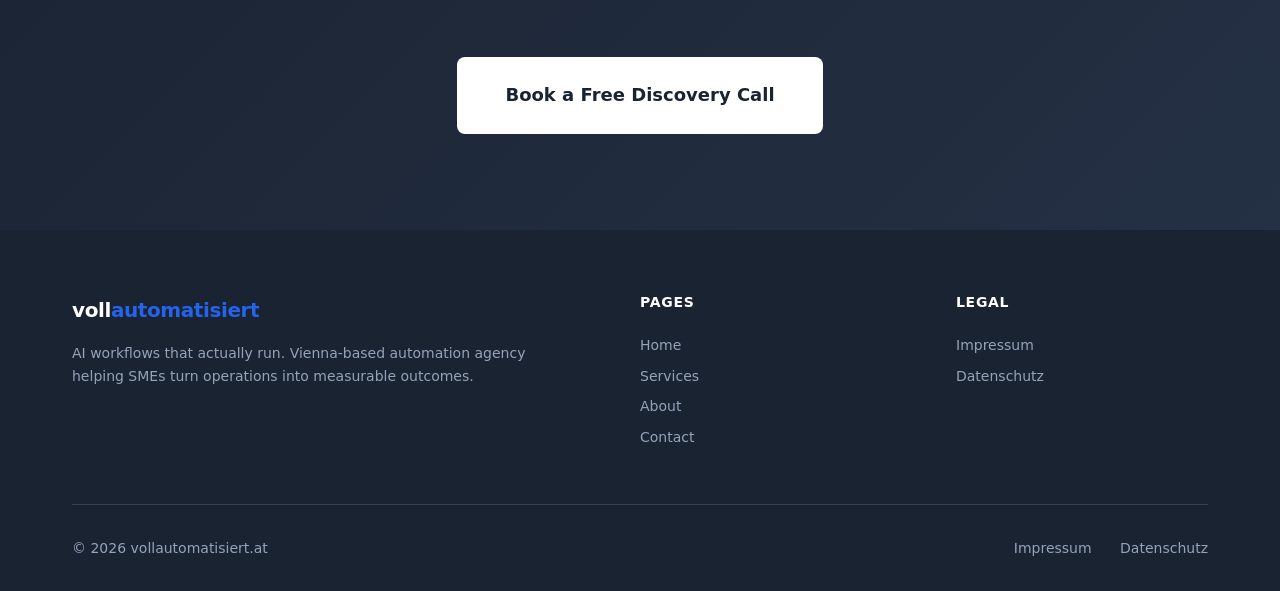
<file: services.html>
<!DOCTYPE html>
<html lang="en">
<head>
  <meta charset="UTF-8">
  <meta name="viewport" content="width=device-width, initial-scale=1.0">
  <title>Services — vollautomatisiert</title>
  <meta name="description" content="Our 3-phase methodology: Discovery & Strategy, Implementation & Integration, Long-Term Partnership. We build AI workflows that survive real operations.">
  <meta property="og:title" content="Services — vollautomatisiert">
  <meta property="og:description" content="Our 3-phase methodology for turning operational bottlenecks into reliable, measurable AI workflows.">
  <link rel="stylesheet" href="css/reset.css">
  <link rel="stylesheet" href="css/style.css">
</head>
<body>

  <!-- Header -->
  <header class="header">
    <div class="container">
      <a href="index.html" class="logo">voll<span>automatisiert</span></a>
      <input type="checkbox" id="nav-toggle" class="nav__toggle" aria-label="Toggle navigation">
      <label for="nav-toggle" class="nav__toggle-label"><span></span></label>
      <nav class="nav">
        <ul class="nav__list">
          <li><a href="index.html" class="nav__link">Home</a></li>
          <li><a href="services.html" class="nav__link nav__link--active">Services</a></li>
          <li><a href="about.html" class="nav__link">About</a></li>
          <li><a href="contact.html" class="nav__link btn btn--primary">Get in Touch</a></li>
        </ul>
      </nav>
    </div>
  </header>

  <!-- Page Hero -->
  <section class="hero">
    <div class="container">
      <h1>Not Tools. Workflows.</h1>
      <p>We don't sell AI features. We build operational workflows that run every day, survive real business conditions, and deliver measurable results.</p>
    </div>
  </section>

  <!-- Approach Intro -->
  <section class="section">
    <div class="container">
      <div class="section__header">
        <h2>Our Approach</h2>
        <p>Every engagement follows the same proven 3-phase method — from diagnosis to live workflow to long-term optimization.</p>
      </div>
    </div>
  </section>

  <!-- Phase 1 -->
  <section class="section section--alt">
    <div class="container">
      <div class="phase">
        <div class="phase__number">1</div>
        <div class="phase__content">
          <h3>Discovery &amp; Strategy</h3>
          <p>Before we build anything, we understand your business. We map your processes end-to-end, talk to the people who actually do the work, and identify where automation will have the biggest measurable impact.</p>
          <ul class="phase__list">
            <li>Process mapping and value stream analysis across your operations</li>
            <li>Stakeholder interviews to clarify ownership, inputs, and constraints</li>
            <li>Bottleneck identification — finding the one workflow with the highest ROI</li>
            <li>Practical AI roadmap with prioritized use cases and KPI baselines</li>
            <li>Leadership alignment workshops so decision-makers agree on what to build and why</li>
          </ul>
          <p><strong>Outcome:</strong> A clear, prioritized plan with baseline metrics — not a generic slide deck.</p>
        </div>
      </div>
    </div>
  </section>

  <!-- Phase 2 -->
  <section class="section">
    <div class="container">
      <div class="phase">
        <div class="phase__number">2</div>
        <div class="phase__content">
          <h3>Implementation &amp; Integration</h3>
          <p>We design and build end-to-end automation workflows that fit into your existing operations. Every workflow comes with clear rules, exception handling, and guardrails from day one.</p>
          <ul class="phase__list">
            <li>End-to-end workflow design with defined inputs, rules, owners, and exceptions</li>
            <li>Custom AI systems where needed, plus integration of best-in-market tools</li>
            <li>Guardrails by default: permissions, logging, fallbacks, and human approval steps</li>
            <li>Data hygiene and governance setup to keep outputs consistent and trustworthy</li>
            <li>Tight scope, fast go-live, then iterate based on real usage</li>
          </ul>
          <p><strong>Outcome:</strong> A live workflow running in your business — with logging, ownership, and fallbacks built in.</p>
        </div>
      </div>
    </div>
  </section>

  <!-- Phase 3 -->
  <section class="section section--alt">
    <div class="container">
      <div class="phase">
        <div class="phase__number">3</div>
        <div class="phase__content">
          <h3>Partnership &amp; Optimization</h3>
          <p>We don't disappear after launch. We train your team, set up lightweight governance, and continuously optimize based on real performance data.</p>
          <ul class="phase__list">
            <li>Team training and enablement so people use the new workflows confidently</li>
            <li>Lightweight governance so workflows don't die after two weeks</li>
            <li>Continuous improvement based on real usage and measurable outcomes</li>
            <li>Systems stay stable, auditable, and maintainable as your business evolves</li>
            <li>Expansion by solving the next bottleneck after the first win</li>
          </ul>
          <p><strong>Outcome:</strong> Workflows that keep running, keep improving, and keep delivering value.</p>
        </div>
      </div>
    </div>
  </section>

  <!-- What Makes This Different -->
  <section class="section">
    <div class="container">
      <div class="section__header">
        <h2>What Makes This Different</h2>
      </div>
      <div class="card-grid">
        <div class="card">
          <h3>Outcomes, Not Hours</h3>
          <p>We measure success by metric movement — lead response time, conversion rate, cycle time, error rate — not by hours billed.</p>
        </div>
        <div class="card">
          <h3>Diagnosis First</h3>
          <p>We lead with full process mapping and bottleneck discovery, not tool demos. The right solution depends on understanding the real problem.</p>
        </div>
        <div class="card">
          <h3>Reliability as the Signature</h3>
          <p>Every workflow runs with clear ownership, clean inputs, guardrails, logging, fallbacks, and human checks where risk matters.</p>
        </div>
      </div>
    </div>
  </section>

  <!-- CTA -->
  <section class="cta">
    <div class="container">
      <h2>Let's Find Your Biggest Bottleneck</h2>
      <p>Book a free discovery call and we'll identify where automation can have the biggest impact in your business.</p>
      <a href="contact.html" class="btn btn--white btn--lg">Book a Free Discovery Call</a>
    </div>
  </section>

  <!-- Footer -->
  <footer class="footer">
    <div class="container">
      <div class="footer__grid">
        <div class="footer__brand">
          <a href="index.html" class="logo">voll<span>automatisiert</span></a>
          <p>AI workflows that actually run. Vienna-based automation agency helping SMEs turn operations into measurable outcomes.</p>
        </div>
        <div class="footer__nav">
          <h4>Pages</h4>
          <a href="index.html">Home</a>
          <a href="services.html">Services</a>
          <a href="about.html">About</a>
          <a href="contact.html">Contact</a>
        </div>
        <div class="footer__nav">
          <h4>Legal</h4>
          <a href="impressum.html">Impressum</a>
          <a href="datenschutz.html">Datenschutz</a>
        </div>
      </div>
      <div class="footer__bottom">
        <span>&copy; 2026 vollautomatisiert.at</span>
        <div class="footer__legal">
          <a href="impressum.html">Impressum</a>
          <a href="datenschutz.html">Datenschutz</a>
        </div>
      </div>
    </div>
  </footer>

  <script src="js/cookie-consent.js" defer></script>
</body>
</html>
</file>
<file: css/style.css>
/* ========================================
   vollautomatisiert.at — Main Stylesheet
   ======================================== */

/* --- Custom Properties --- */
:root {
  /* Colors */
  --color-primary: #1a2332;
  --color-primary-light: #243044;
  --color-accent: #2563eb;
  --color-accent-hover: #1d4ed8;
  --color-accent-light: #eff6ff;
  --color-white: #ffffff;
  --color-bg: #f8fafc;
  --color-bg-alt: #f1f5f9;
  --color-text: #334155;
  --color-text-light: #64748b;
  --color-text-heading: #0f172a;
  --color-border: #e2e8f0;

  /* Typography */
  --font-sans: 'Inter', system-ui, -apple-system, BlinkMacSystemFont, 'Segoe UI', Roboto, sans-serif;
  --font-mono: 'JetBrains Mono', 'Fira Code', monospace;

  /* Font Sizes */
  --text-sm: 0.875rem;
  --text-base: 1rem;
  --text-lg: 1.125rem;
  --text-xl: 1.25rem;
  --text-2xl: 1.5rem;
  --text-3xl: 1.875rem;
  --text-4xl: 2.25rem;
  --text-5xl: 3rem;

  /* Spacing */
  --space-xs: 0.25rem;
  --space-sm: 0.5rem;
  --space-md: 1rem;
  --space-lg: 1.5rem;
  --space-xl: 2rem;
  --space-2xl: 3rem;
  --space-3xl: 4rem;
  --space-4xl: 6rem;

  /* Layout */
  --max-width: 1200px;
  --header-height: 72px;

  /* Borders & Shadows */
  --radius-sm: 4px;
  --radius-md: 8px;
  --radius-lg: 12px;
  --shadow-sm: 0 1px 2px rgba(0, 0, 0, 0.05);
  --shadow-md: 0 4px 6px -1px rgba(0, 0, 0, 0.1);
  --shadow-lg: 0 10px 25px -3px rgba(0, 0, 0, 0.1);
}

/* --- Base --- */
body {
  font-family: var(--font-sans);
  font-size: var(--text-base);
  color: var(--color-text);
  background-color: var(--color-white);
}

h1, h2, h3, h4 {
  color: var(--color-text-heading);
  font-weight: 700;
  line-height: 1.2;
}

h1 { font-size: var(--text-5xl); }
h2 { font-size: var(--text-3xl); }
h3 { font-size: var(--text-2xl); }
h4 { font-size: var(--text-xl); }

p {
  line-height: 1.7;
  color: var(--color-text);
}

/* --- Layout --- */
.container {
  width: 100%;
  max-width: var(--max-width);
  margin: 0 auto;
  padding: 0 var(--space-xl);
}

.section {
  padding: var(--space-4xl) 0;
}

.section--alt {
  background-color: var(--color-bg);
}

.section--dark {
  background-color: var(--color-primary);
  color: var(--color-white);
}

.section--dark h2,
.section--dark h3,
.section--dark h4 {
  color: var(--color-white);
}

.section--dark p {
  color: #cbd5e1;
}

.section__header {
  text-align: center;
  max-width: 700px;
  margin: 0 auto var(--space-3xl);
}

.section__header p {
  margin-top: var(--space-md);
  font-size: var(--text-lg);
  color: var(--color-text-light);
}

/* --- Header & Navigation --- */
.header {
  position: sticky;
  top: 0;
  z-index: 100;
  background-color: var(--color-white);
  border-bottom: 1px solid var(--color-border);
  height: var(--header-height);
}

.header .container {
  display: flex;
  align-items: center;
  justify-content: space-between;
  height: 100%;
}

.logo {
  font-size: var(--text-xl);
  font-weight: 800;
  color: var(--color-primary);
  letter-spacing: -0.02em;
}

.logo span {
  color: var(--color-accent);
}

.nav__list {
  display: flex;
  gap: var(--space-lg);
  align-items: center;
}

.nav__link {
  font-size: var(--text-sm);
  font-weight: 500;
  color: var(--color-text);
  transition: color 0.2s;
  padding: var(--space-sm) 0;
}

.nav__link:hover,
.nav__link--active {
  color: var(--color-accent);
}

/* Mobile nav toggle */
.nav__toggle {
  display: none;
}

.nav__toggle-label {
  display: none;
  cursor: pointer;
  width: 28px;
  height: 20px;
  position: relative;
}

.nav__toggle-label span,
.nav__toggle-label span::before,
.nav__toggle-label span::after {
  display: block;
  width: 100%;
  height: 2px;
  background-color: var(--color-primary);
  position: absolute;
  transition: all 0.3s;
}

.nav__toggle-label span {
  top: 9px;
}

.nav__toggle-label span::before {
  content: '';
  top: -7px;
}

.nav__toggle-label span::after {
  content: '';
  top: 7px;
}

.nav__toggle:checked ~ .nav__toggle-label span {
  background-color: transparent;
}

.nav__toggle:checked ~ .nav__toggle-label span::before {
  top: 0;
  transform: rotate(45deg);
}

.nav__toggle:checked ~ .nav__toggle-label span::after {
  top: 0;
  transform: rotate(-45deg);
}

/* --- Buttons --- */
.btn {
  display: inline-block;
  padding: var(--space-md) var(--space-xl);
  font-size: var(--text-base);
  font-weight: 600;
  border-radius: var(--radius-md);
  transition: all 0.2s;
  cursor: pointer;
  border: none;
  text-align: center;
}

.btn--primary {
  background-color: var(--color-accent);
  color: var(--color-white);
}

.btn--primary:hover {
  background-color: var(--color-accent-hover);
  transform: translateY(-1px);
  box-shadow: var(--shadow-md);
}

.btn--outline {
  background-color: transparent;
  color: var(--color-accent);
  border: 2px solid var(--color-accent);
}

.btn--outline:hover {
  background-color: var(--color-accent);
  color: var(--color-white);
}

.btn--white {
  background-color: var(--color-white);
  color: var(--color-primary);
}

.btn--white:hover {
  background-color: var(--color-bg);
  transform: translateY(-1px);
}

.btn--lg {
  padding: var(--space-lg) var(--space-2xl);
  font-size: var(--text-lg);
}

/* --- Hero --- */
.hero {
  padding: var(--space-4xl) 0;
  background: linear-gradient(135deg, var(--color-primary) 0%, var(--color-primary-light) 100%);
  color: var(--color-white);
}

.hero .container {
  max-width: 800px;
  text-align: center;
}

.hero h1 {
  color: var(--color-white);
  margin-bottom: var(--space-lg);
}

.hero p {
  font-size: var(--text-xl);
  color: #cbd5e1;
  margin-bottom: var(--space-2xl);
  max-width: 600px;
  margin-left: auto;
  margin-right: auto;
}

.hero .btn {
  margin: 0 var(--space-sm);
}

/* --- Cards --- */
.card-grid {
  display: grid;
  grid-template-columns: repeat(auto-fit, minmax(280px, 1fr));
  gap: var(--space-xl);
}

.card {
  background: var(--color-white);
  border: 1px solid var(--color-border);
  border-radius: var(--radius-lg);
  padding: var(--space-2xl);
  transition: box-shadow 0.2s, transform 0.2s;
}

.card:hover {
  box-shadow: var(--shadow-lg);
  transform: translateY(-2px);
}

.card__icon {
  width: 48px;
  height: 48px;
  background-color: var(--color-accent-light);
  border-radius: var(--radius-md);
  display: flex;
  align-items: center;
  justify-content: center;
  margin-bottom: var(--space-lg);
  font-size: var(--text-2xl);
}

.card h3 {
  margin-bottom: var(--space-md);
  font-size: var(--text-xl);
}

.card p {
  font-size: var(--text-sm);
  color: var(--color-text-light);
}

/* --- Phase / Process Steps --- */
.phase {
  display: grid;
  grid-template-columns: auto 1fr;
  gap: var(--space-xl);
  margin-bottom: var(--space-3xl);
  align-items: start;
}

.phase:last-child {
  margin-bottom: 0;
}

.phase__number {
  width: 56px;
  height: 56px;
  background-color: var(--color-accent);
  color: var(--color-white);
  border-radius: 50%;
  display: flex;
  align-items: center;
  justify-content: center;
  font-size: var(--text-xl);
  font-weight: 700;
  flex-shrink: 0;
}

.phase__content h3 {
  margin-bottom: var(--space-md);
}

.phase__content p {
  margin-bottom: var(--space-md);
}

.phase__list {
  list-style: none;
}

.phase__list li {
  position: relative;
  padding-left: var(--space-lg);
  margin-bottom: var(--space-sm);
  color: var(--color-text);
}

.phase__list li::before {
  content: '→';
  position: absolute;
  left: 0;
  color: var(--color-accent);
  font-weight: 600;
}

/* --- Trust / Feature Grid --- */
.trust-grid {
  display: grid;
  grid-template-columns: repeat(auto-fit, minmax(240px, 1fr));
  gap: var(--space-xl);
}

.trust-item {
  text-align: center;
  padding: var(--space-xl);
}

.trust-item__icon {
  font-size: var(--text-3xl);
  margin-bottom: var(--space-md);
}

.trust-item h4 {
  margin-bottom: var(--space-sm);
}

.trust-item p {
  font-size: var(--text-sm);
  color: var(--color-text-light);
}

/* --- CTA Section --- */
.cta {
  text-align: center;
  padding: var(--space-4xl) 0;
  background: linear-gradient(135deg, var(--color-primary) 0%, var(--color-primary-light) 100%);
  color: var(--color-white);
}

.cta h2 {
  color: var(--color-white);
  margin-bottom: var(--space-md);
}

.cta p {
  color: #cbd5e1;
  font-size: var(--text-lg);
  margin-bottom: var(--space-2xl);
  max-width: 500px;
  margin-left: auto;
  margin-right: auto;
}

/* --- About / Founder --- */
.founder {
  display: grid;
  grid-template-columns: 280px 1fr;
  gap: var(--space-3xl);
  align-items: start;
}

.founder__image-placeholder {
  width: 280px;
  height: 340px;
  background-color: var(--color-bg-alt);
  border: 2px dashed var(--color-border);
  border-radius: var(--radius-lg);
  display: flex;
  align-items: center;
  justify-content: center;
  color: var(--color-text-light);
  font-size: var(--text-sm);
  text-align: center;
  padding: var(--space-md);
}

.founder__content h2 {
  margin-bottom: var(--space-sm);
}

.founder__role {
  color: var(--color-accent);
  font-weight: 600;
  font-size: var(--text-lg);
  margin-bottom: var(--space-lg);
}

.founder__content p {
  margin-bottom: var(--space-md);
}

/* --- Contact --- */
.contact-grid {
  display: grid;
  grid-template-columns: 1fr 1fr;
  gap: var(--space-3xl);
}

.contact-info h2 {
  margin-bottom: var(--space-lg);
}

.contact-info p {
  margin-bottom: var(--space-md);
}

.contact-detail {
  display: flex;
  align-items: center;
  gap: var(--space-md);
  margin-bottom: var(--space-lg);
  font-size: var(--text-lg);
}

.contact-detail__icon {
  width: 44px;
  height: 44px;
  background-color: var(--color-accent-light);
  border-radius: var(--radius-md);
  display: flex;
  align-items: center;
  justify-content: center;
  font-size: var(--text-xl);
  flex-shrink: 0;
}

.contact-detail a {
  color: var(--color-accent);
  font-weight: 500;
}

.contact-detail a:hover {
  text-decoration: underline;
}

.contact-cta {
  background-color: var(--color-bg);
  border-radius: var(--radius-lg);
  padding: var(--space-3xl);
  text-align: center;
  display: flex;
  flex-direction: column;
  justify-content: center;
}

.contact-cta h3 {
  margin-bottom: var(--space-md);
}

.contact-cta p {
  margin-bottom: var(--space-xl);
  color: var(--color-text-light);
}

/* --- Legal Pages --- */
.legal {
  padding: var(--space-3xl) 0;
}

.legal h1 {
  font-size: var(--text-3xl);
  margin-bottom: var(--space-2xl);
}

.legal h2 {
  font-size: var(--text-xl);
  margin-top: var(--space-2xl);
  margin-bottom: var(--space-md);
}

.legal p {
  margin-bottom: var(--space-md);
}

.legal ul {
  list-style: disc;
  padding-left: var(--space-xl);
  margin-bottom: var(--space-md);
}

.legal ul li {
  margin-bottom: var(--space-sm);
}

.placeholder-marker {
  background-color: #fef3c7;
  border: 1px solid #f59e0b;
  border-radius: var(--radius-sm);
  padding: 2px 6px;
  font-size: var(--text-sm);
  font-weight: 600;
  color: #92400e;
}

/* --- Footer --- */
.footer {
  background-color: var(--color-primary);
  color: #94a3b8;
  padding: var(--space-3xl) 0 var(--space-xl);
}

.footer__grid {
  display: grid;
  grid-template-columns: 2fr 1fr 1fr;
  gap: var(--space-3xl);
  margin-bottom: var(--space-2xl);
}

.footer__brand .logo {
  color: var(--color-white);
  margin-bottom: var(--space-md);
  display: inline-block;
}

.footer__brand p {
  color: #94a3b8;
  font-size: var(--text-sm);
}

.footer__nav h4 {
  color: var(--color-white);
  font-size: var(--text-sm);
  text-transform: uppercase;
  letter-spacing: 0.05em;
  margin-bottom: var(--space-lg);
}

.footer__nav a {
  display: block;
  color: #94a3b8;
  font-size: var(--text-sm);
  margin-bottom: var(--space-sm);
  transition: color 0.2s;
}

.footer__nav a:hover {
  color: var(--color-white);
}

.footer__bottom {
  border-top: 1px solid #334155;
  padding-top: var(--space-xl);
  display: flex;
  justify-content: space-between;
  align-items: center;
  font-size: var(--text-sm);
}

.footer__legal a {
  margin-left: var(--space-lg);
  transition: color 0.2s;
}

.footer__legal a:hover {
  color: var(--color-white);
}

/* --- Cookie Consent Banner --- */
.cookie-banner {
  position: fixed;
  bottom: 0;
  left: 0;
  right: 0;
  z-index: 1000;
  background-color: var(--color-primary);
  color: var(--color-white);
  padding: var(--space-lg) 0;
  box-shadow: 0 -4px 12px rgba(0, 0, 0, 0.15);
  opacity: 1;
  transition: opacity 0.3s ease;
}

.cookie-banner--hidden {
  opacity: 0;
}

.cookie-banner__content {
  max-width: var(--max-width);
  margin: 0 auto;
  padding: 0 var(--space-xl);
  display: flex;
  align-items: center;
  justify-content: space-between;
  gap: var(--space-xl);
}

.cookie-banner__content p {
  color: #cbd5e1;
  font-size: var(--text-sm);
  margin: 0;
}

.cookie-banner__content a {
  color: var(--color-accent);
  text-decoration: underline;
}

.cookie-banner__content a:hover {
  color: #60a5fa;
}

.cookie-banner__actions {
  display: flex;
  gap: var(--space-sm);
  flex-shrink: 0;
}

.cookie-banner__btn {
  padding: var(--space-sm) var(--space-lg);
  font-size: var(--text-sm);
}

.cookie-banner__btn.btn--outline {
  border-color: rgba(255, 255, 255, 0.3);
  color: var(--color-white);
}

.cookie-banner__btn.btn--outline:hover {
  border-color: var(--color-white);
  background-color: rgba(255, 255, 255, 0.1);
  color: var(--color-white);
}

/* --- Responsive --- */
@media (max-width: 1024px) {
  h1 { font-size: var(--text-4xl); }
  h2 { font-size: var(--text-2xl); }

  .footer__grid {
    grid-template-columns: 1fr 1fr;
  }
}

@media (max-width: 768px) {
  :root {
    --space-4xl: 4rem;
  }

  h1 { font-size: var(--text-3xl); }
  h2 { font-size: var(--text-2xl); }

  /* Mobile navigation */
  .nav__toggle-label {
    display: block;
  }

  .nav {
    position: absolute;
    top: var(--header-height);
    left: 0;
    right: 0;
    background-color: var(--color-white);
    border-bottom: 1px solid var(--color-border);
    box-shadow: var(--shadow-md);
    max-height: 0;
    overflow: hidden;
    transition: max-height 0.3s;
  }

  .nav__toggle:checked ~ .nav {
    max-height: 300px;
  }

  .nav__list {
    flex-direction: column;
    padding: var(--space-lg);
    gap: var(--space-md);
  }

  .nav__link {
    font-size: var(--text-base);
    display: block;
    padding: var(--space-sm) 0;
  }

  /* Layout adjustments */
  .hero .btn {
    display: block;
    margin: var(--space-sm) auto;
    max-width: 280px;
  }

  .founder {
    grid-template-columns: 1fr;
    justify-items: center;
    text-align: center;
  }

  .founder__role {
    text-align: center;
  }

  .contact-grid {
    grid-template-columns: 1fr;
  }

  .phase {
    grid-template-columns: 1fr;
    justify-items: start;
  }

  .footer__grid {
    grid-template-columns: 1fr;
    gap: var(--space-xl);
  }

  .footer__bottom {
    flex-direction: column;
    gap: var(--space-md);
    text-align: center;
  }

  /* Cookie banner mobile */
  .cookie-banner__content {
    flex-direction: column;
    text-align: center;
    gap: var(--space-md);
  }

  .cookie-banner__actions {
    justify-content: center;
  }
}
</file>
